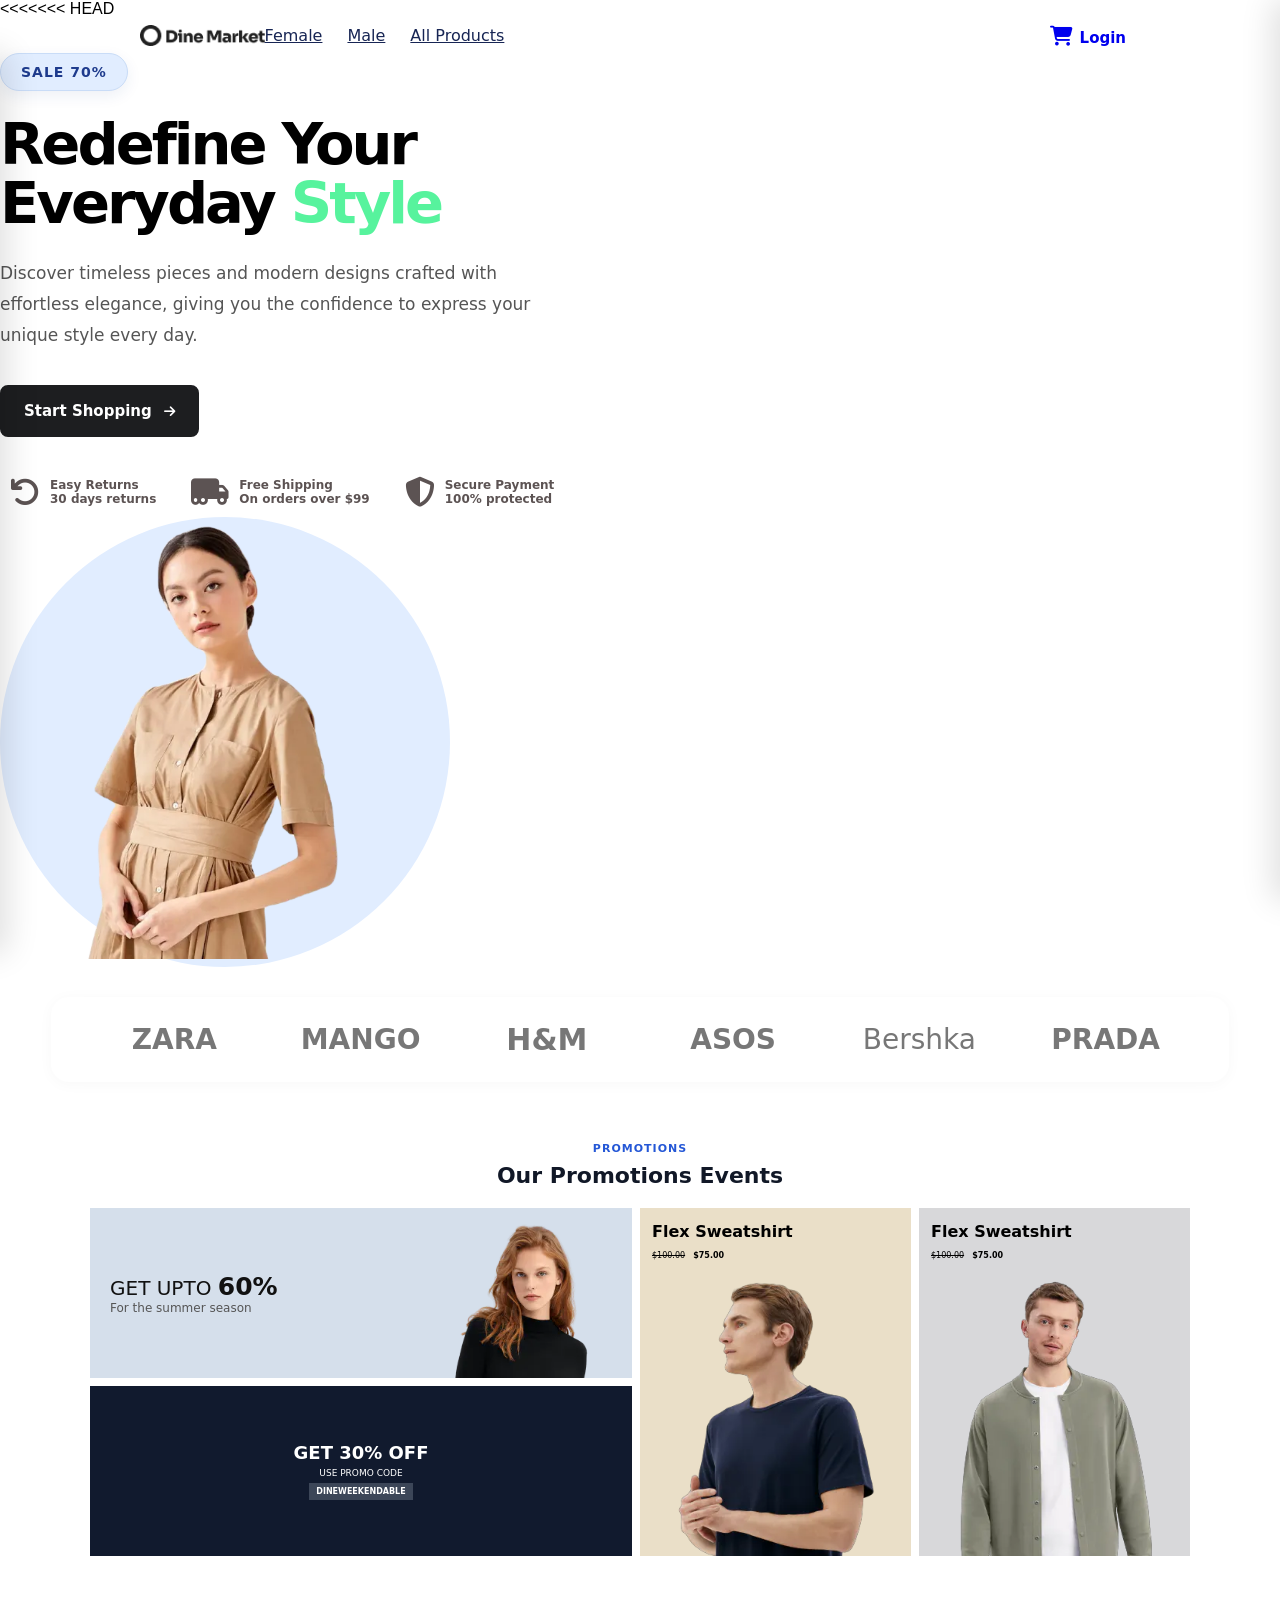
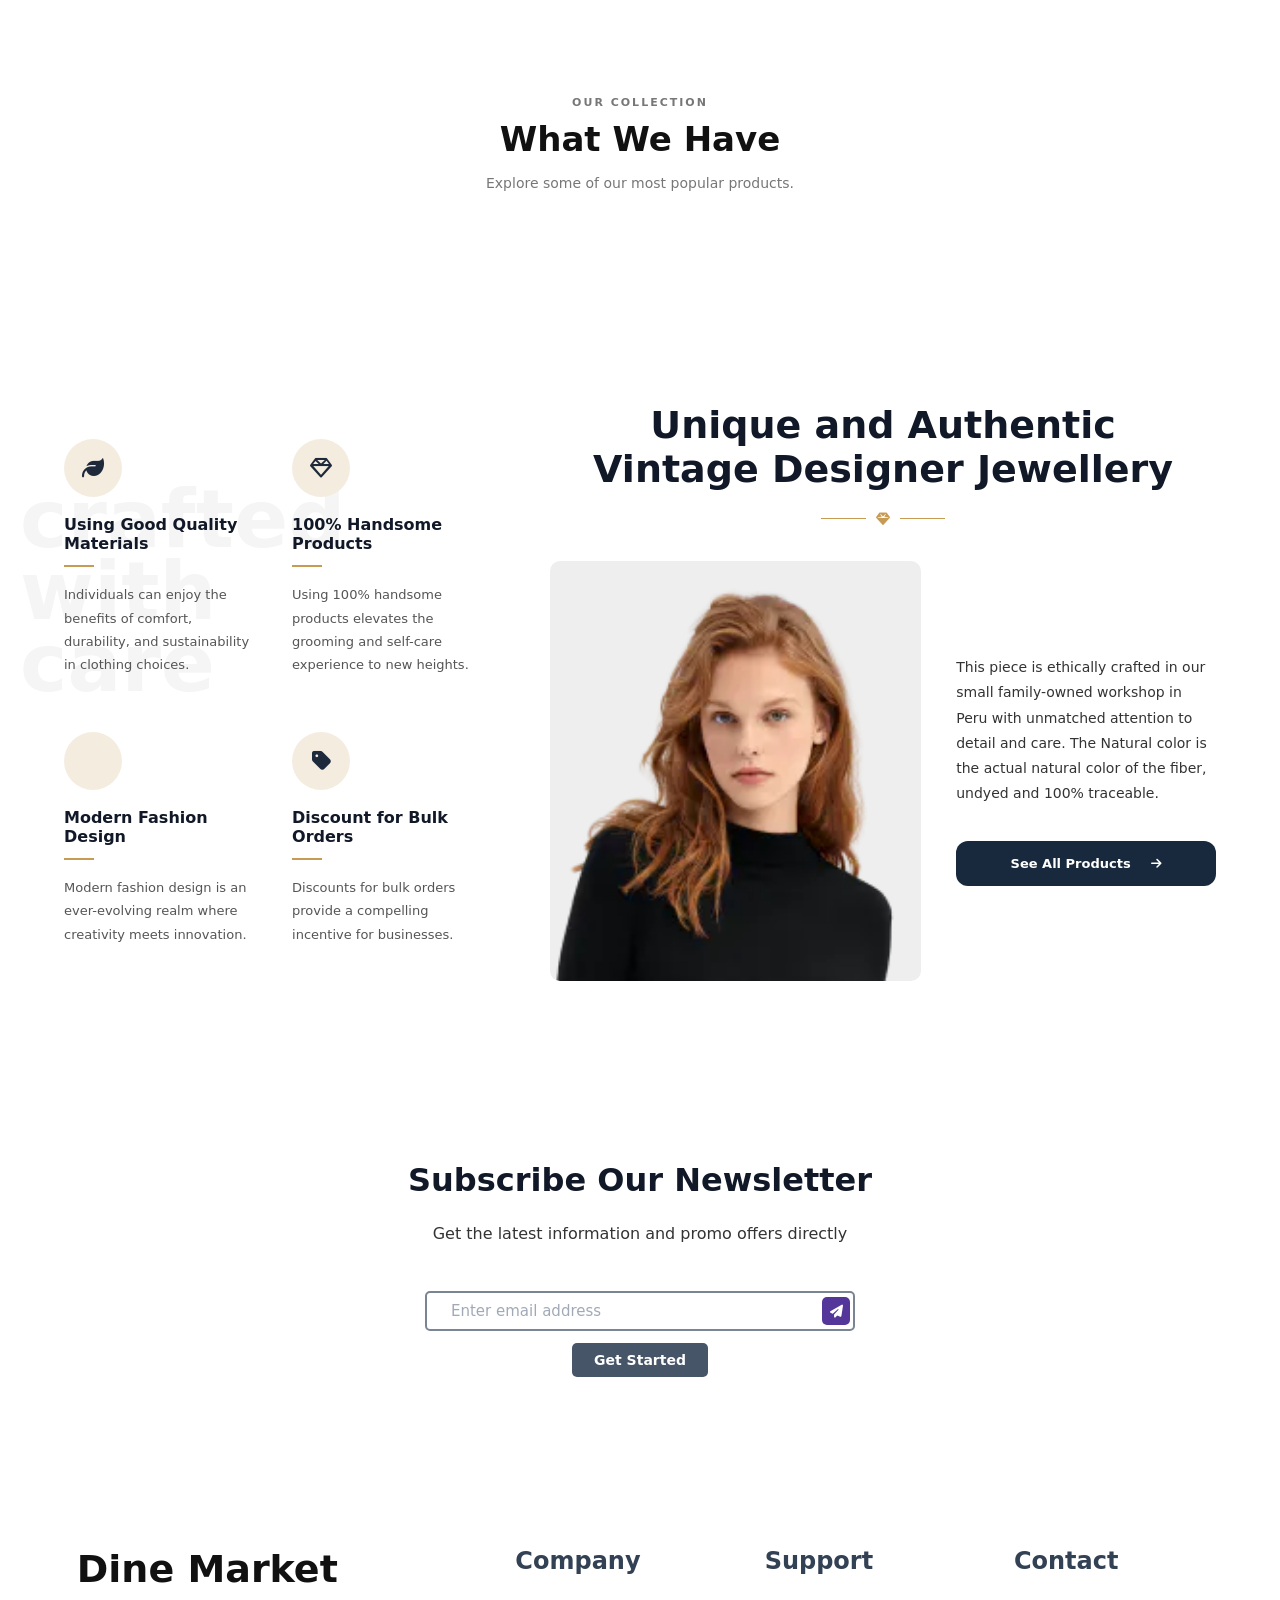
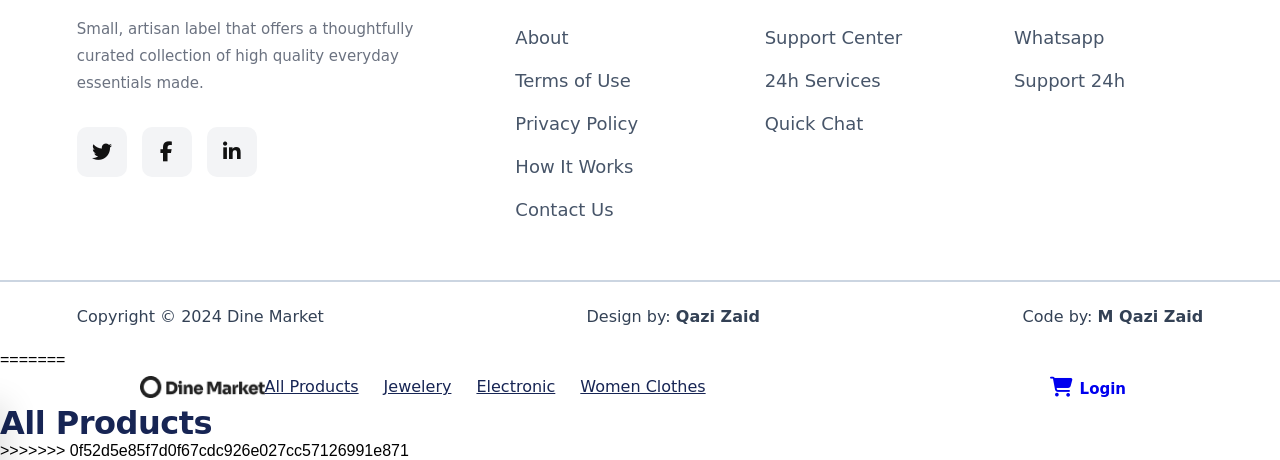
<file: index.html>
<<<<<<< HEAD
<!doctype html>
<html lang="en">
  <head>
    <meta charset="UTF-8" />
    <meta name="viewport" content="width=device-width, initial-scale=1.0" />

    <title>FixIt Store</title>

    <link rel="stylesheet" href="style.css" />
    <link
      rel="stylesheet"
      href="https://cdnjs.cloudflare.com/ajax/libs/font-awesome/6.5.2/css/all.min.css"
    />

    <!-- Font Awesome -->
    <link
      rel="stylesheet"
      href="https://cdnjs.cloudflare.com/ajax/libs/font-awesome/6.5.2/css/all.min.css"
    />
  </head>

  <body>
    <!-- ================= NAVBAR ================= -->

    <nav class="navbar">
      <!-- LOGO -->

      <div class="logo">
        <a href="#">
          <img src="/assets/logo.png" alt="Logo" />
        </a>
      </div>

      <!-- DESKTOP CATEGORIES -->

      <div class="categories desktop-menu">
        <ul>
          <li>
            <a href="#">Female</a>
          </li>

          <li>
            <a href="#">Male</a>
          </li>

          <li>
            <a href="product.html">All Products</a>
          </li>
        </ul>
      </div>

      <!-- DESKTOP RIGHT SIDE -->

      <div class="cart-nav desktop-menu">
        <a href="#" class="cart-link">
          <i class="fa-solid fa-cart-shopping"></i>
        </a>

        <a href="#">Login</a>

        <a href="#" class="register-btn"> Register </a>
      </div>

      <!-- MOBILE RIGHT SIDE -->

      <div class="mobile-nav">
        <!-- Cart -->

        <a href="#" class="mobile-cart">
          <i class="fa-solid fa-cart-shopping"></i>
        </a>

        <!-- Menu Button -->

        <button class="menu-btn" id="menuBtn" aria-label="Open menu">
          <i class="fa-solid fa-bars"></i>
        </button>
      </div>
    </nav>

    <!-- ================= MOBILE SIDEBAR ================= -->

    <aside class="mobile-sidebar" id="mobileSidebar">
      <!-- Sidebar Header -->

      <div class="sidebar-header">
        <img src="/assets/logo.png" alt="Logo" />

        <button class="close-btn" id="closeBtn" aria-label="Close menu">
          <i class="fa-solid fa-xmark"></i>
        </button>
      </div>

      <!-- Sidebar Links -->

      <div class="sidebar-links">
        <a href="#">
          Female
          <i class="fa-solid fa-chevron-right"></i>
        </a>

        <a href="#">
          Male
          <i class="fa-solid fa-chevron-right"></i>
        </a>

        <a href="product.html">
          All Products
          <i class="fa-solid fa-chevron-right"></i>
        </a>
      </div>

      <!-- Sidebar Account -->

      <div class="sidebar-account">
        <a href="#" class="sidebar-login"> Login </a>

        <a href="#" class="sidebar-register"> Register </a>
      </div>
    </aside>

    <!-- OVERLAY -->

    <div class="menu-overlay" id="menuOverlay"></div>

    <!-- hero section -->
    <section class="hero-section">
      <div class="hero-container">
        <div class="hero-badge">
          <span class="badge-text">Sale 70%</span>
        </div>
        <h1 class="hero-title">Redefine Your Everyday <span> Style</span></h1>
        <p class="hero-description">
          Discover timeless pieces and modern designs crafted with effortless
          elegance, giving you the confidence to express your unique style every
          day.
        </p>
        <a href="#" class="hero-btn">
          <span>Start Shopping</span>
          <i class="fas fa-arrow-right"></i>
        </a>
        <!-- services section -->
        <section class="service-section">
          <div class="service-item">
            <div class="service-icon">
              <!-- car icon here -->
              <i class="fa-solid fa-arrow-rotate-left"></i>
            </div>
            <div class="service-text">
              <p>Easy Returns</p>
              <p>30 days returns</p>
            </div>
          </div>
          <div class="service-item">
            <div class="service-icon">
              <!-- car icon here -->
              <i class="fa-solid fa-truck-moving"></i>
            </div>
            <div class="service-text">
              <p>Free Shipping</p>
              <p>On orders over $99</p>
            </div>
          </div>
          <div class="service-item">
            <div class="service-icon">
              <!-- car icon here -->
              <i class="fa-solid fa-shield-halved"></i>
            </div>
            <div class="service-text">
              <p>Secure Payment</p>
              <p>100% protected</p>
            </div>
          </div>
        </section>
      </div>
      <div class="hero-image">
        <img src="/assets/hero-section.png" alt="Streetwear model" />
      </div>
    </section>
    <!-- brand section -->
    <section class="brand-section">
      <div class="brand-item">ZARA</div>
      <div class="brand-item">MANGO</div>
      <div class="brand-item">H&M</div>
      <div class="brand-item">ASOS</div>
      <div class="brand-item">Bershka</div>
      <div class="brand-item">PRADA</div>
    </section>
    <!-- promotin section -->
    <section class="promotion-section">
      <!-- Section Heading -->
      <div class="promotion-heading">
        <span>PROMOTIONS</span>
        <h2>Our Promotions Events</h2>
      </div>

      <!-- Promotion Grid -->
      <div class="promotion-grid">
        <!-- Left Column -->
        <div class="promotion-left">
          <!-- Top Promotion -->
          <div class="promotion-top">
            <div class="promotion-content">
              <p>GET UPTO <strong>60%</strong></p>
              <span>For the summer season</span>
            </div>

            <div class="promotion-image">
              <img src="/assets/summer-seasson.png" alt="Summer Collection" />
            </div>
          </div>

          <!-- Bottom Promotion -->
          <div class="promotion-bottom">
            <h3>GET 30% OFF</h3>
            <p>USE PROMO CODE</p>
            <strong>DINEWEEKENDABLE</strong>
          </div>
        </div>

        <!-- Middle Promotion -->
        <div class="promotion-card promotion-card-beige">
          <div class="card-content">
            <p>Flex Sweatshirt</p>
            <del>$100.00</del>
            <strong>$75.00</strong>
          </div>

          <img src="/assets/flex-sweet-shirt.png" alt="Flex Sweatshirt" />
        </div>

        <!-- Right Promotion -->
        <div class="promotion-card promotion-card-gray">
          <div class="card-content">
            <p>Flex Sweatshirt</p>
            <del>$100.00</del>
            <strong>$75.00</strong>
          </div>

          <img src="/assets/flex-sweet-shirt2.png" alt="Flex Sweatshirt" />
        </div>
      </div>
    </section>
    <!-- sweeper area-->
    <section class="featured-section">
      <div class="featured-heading">
        <span>OUR COLLECTION</span>
        <h2>What We Have</h2>
        <p>Explore some of our most popular products.</p>
      </div>

      <div class="Product-Container">
        <!-- Products will come here from API -->
      </div>
    </section>
    <!-- fashion section -->
    <section class="about-fashion">
      <!-- Decorative Background Text -->
      <div class="about-bg-text">
        crafted<br />
        with<br />
        care
      </div>

      <div class="about-fashion-container">
        <!-- LEFT: FEATURES -->
        <div class="fashion-features">
          <div class="feature-item">
            <div class="feature-icon">
              <i class="fa-solid fa-leaf"></i>
            </div>

            <h3>Using Good Quality Materials</h3>

            <span class="feature-line"></span>

            <p>
              Individuals can enjoy the benefits of comfort, durability, and
              sustainability in clothing choices.
            </p>
          </div>

          <div class="feature-item">
            <div class="feature-icon">
              <i class="fa-regular fa-gem"></i>
            </div>

            <h3>100% Handsome Products</h3>

            <span class="feature-line"></span>

            <p>
              Using 100% handsome products elevates the grooming and self-care
              experience to new heights.
            </p>
          </div>

          <div class="feature-item">
            <div class="feature-icon">
              <i class="fa-solid fa-dress"></i>
            </div>

            <h3>Modern Fashion Design</h3>

            <span class="feature-line"></span>

            <p>
              Modern fashion design is an ever-evolving realm where creativity
              meets innovation.
            </p>
          </div>

          <div class="feature-item">
            <div class="feature-icon">
              <i class="fa-solid fa-tag"></i>
            </div>

            <h3>Discount for Bulk Orders</h3>

            <span class="feature-line"></span>

            <p>
              Discounts for bulk orders provide a compelling incentive for
              businesses.
            </p>
          </div>
        </div>

        <!-- RIGHT CONTENT -->
        <div class="fashion-main">
          <!-- Heading -->
          <div class="fashion-heading">
            <h2>
              Unique and Authentic<br />
              Vintage Designer Jewellery
            </h2>

            <div class="heading-decoration">
              <span></span>
              <i class="fa-solid fa-gem"></i>
              <span></span>
            </div>
          </div>

          <!-- Image + Content -->
          <div class="fashion-content">
            <div class="fashion-image">
              <img
                src="/assets/summer-seasson.png"
                alt="Vintage Designer Fashion"
              />
            </div>

            <div class="fashion-description">
              <p>
                This piece is ethically crafted in our small family-owned
                workshop in Peru with unmatched attention to detail and care.
                The Natural color is the actual natural color of the fiber,
                undyed and 100% traceable.
              </p>

              <a href="#" class="fashion-button">
                See All Products
                <i class="fa-solid fa-arrow-right"></i>
              </a>
            </div>
          </div>
        </div>
      </div>
    </section>
    <!-- news letter section -->
    <section class="newsletter-section">
      <div class="newsletter-content">
        <h2>Subscribe Our Newsletter</h2>

        <p>Get the latest information and promo offers directly</p>

        <form class="newsletter-form">
          <div class="email-wrapper">
            <input type="email" placeholder="Enter email address" required />

            <button type="submit" class="email-icon">
              <i class="fa-solid fa-paper-plane"></i>
            </button>
          </div>

          <button type="submit" class="newsletter-btn">Get Started</button>
        </form>
      </div>
    </section>
    <!-- footer -->
    <footer class="footer">
      <div class="footer-container">
        <!-- Left Column -->
        <div class="footer-brand">
          <h2>Dine Market</h2>

          <p>
            Small, artisan label that offers a thoughtfully curated collection
            of high quality everyday essentials made.
          </p>

          <div class="social-icons">
            <a href="#">
              <i class="fa-brands fa-twitter"></i>
            </a>

            <a href="#">
              <i class="fa-brands fa-facebook-f"></i>
            </a>

            <a href="#">
              <i class="fa-brands fa-linkedin-in"></i>
            </a>
          </div>
        </div>

        <!-- Company -->
        <div class="footer-links">
          <h3>Company</h3>

          <a href="#">About</a>
          <a href="#">Terms of Use</a>
          <a href="#">Privacy Policy</a>
          <a href="#">How It Works</a>
          <a href="#">Contact Us</a>
        </div>

        <!-- Support -->
        <div class="footer-links">
          <h3>Support</h3>

          <a href="#">Support Center</a>
          <a href="#">24h Services</a>
          <a href="#">Quick Chat</a>
        </div>

        <!-- Contact -->
        <div class="footer-links">
          <h3>Contact</h3>

          <a href="#">Whatsapp</a>
          <a href="#">Support 24h</a>
        </div>
      </div>

      <!-- Bottom Footer -->

      <div class="footer-bottom">
        <p>Copyright © 2024 Dine Market</p>

        <p>
          Design by:
          <span>Qazi Zaid</span>
        </p>

        <p>
          Code by:
          <span>M Qazi Zaid</span>
        </p>
      </div>
    </footer>
    <script src="app.js"></script>
  </body>
=======
<!DOCTYPE html>
<html lang="en">

<head>
    <meta charset="UTF-8" />
    <meta name="viewport" content="width=device-width, initial-scale=1.0" />
    <title>FixIt Store</title>
    <link rel="stylesheet" href="style.css" />
    <!-- Font Awesome -->
    <link rel="stylesheet" href="https://cdnjs.cloudflare.com/ajax/libs/font-awesome/6.5.2/css/all.min.css" />
</head>

<body>
    <!-- ================= NAVBAR ================= -->
    <nav class="navbar">
        <!-- LOGO -->
        <div class="logo">
            <a href="All_Product.html">
                <img src="assets/logo.png" alt="Logo" />
            </a>
        </div>

        <!-- DESKTOP CATEGORIES -->
        <div class="categories desktop-menu">
            <ul>
                <li><a href="All_Product.html">All Products</a></li>
                <li><a href="jewelery.html">Jewelery</a></li>
                <li><a href="Electronic.html">Electronic</a></li>
                <li><a href="WomenClothes.html">Women Clothes</a></li>
            </ul>
        </div>

        <!-- DESKTOP RIGHT SIDE -->
        <div class="cart-nav desktop-menu">
            <a href="#" class="cart-link" id="cartLink">
                <i class="fa-solid fa-cart-shopping"></i>
                <span class="cart-badge" id="desktopCartBadge">0</span>
            </a>
            <a href="#">Login</a>
            <a href="#" class="register-btn">Register</a>
        </div>

        <!-- MOBILE RIGHT SIDE -->
        <div class="mobile-nav">
            <!-- Cart -->
            <a href="#" class="mobile-cart" id="mobileCartLink">
                <i class="fa-solid fa-cart-shopping"></i>
                <span class="cart-badge" id="mobileCartBadge">0</span>
            </a>
            <!-- Menu Button -->
            <button class="menu-btn" id="menuBtn" aria-label="Open menu">
                <i class="fa-solid fa-bars"></i>
            </button>
        </div>
    </nav>

    <!-- ================= MOBILE SIDEBAR ================= -->
    <aside class="mobile-sidebar" id="mobileSidebar">
        <!-- Sidebar Header -->
        <div class="sidebar-header">
            <img src="assets/logo.png" alt="Logo" />
            <button class="close-btn" id="closeBtn" aria-label="Close menu">
                <i class="fa-solid fa-xmark"></i>
            </button>
        </div>

        <!-- Sidebar Links -->
        <div class="sidebar-links">
            <a href="All_Product.html">
                All Products
                <i class="fa-solid fa-chevron-right"></i>
            </a>
            <a href="jewelery.html">
                Jewelery
                <i class="fa-solid fa-chevron-right"></i>
            </a>
            <a href="Electronic.html">
                Electronic
                <i class="fa-solid fa-chevron-right"></i>
            </a>
            <a href="WomenClothes.html">
                Women Clothes
                <i class="fa-solid fa-chevron-right"></i>
            </a>
        </div>

        <!-- Sidebar Account -->
        <div class="sidebar-account">
            <a href="#" class="sidebar-login">Login</a>
            <a href="#" class="sidebar-register">Register</a>
        </div>
    </aside>

    <!-- OVERLAY -->
    <div class="menu-overlay" id="menuOverlay"></div>

    <!-- ================= CART SIDEBAR ================= -->
    <aside class="cart-sidebar" id="cartSidebar">
        <div class="sidebar-header">
            <h2>Shopping Cart <span id="cartHeaderCount">(0)</span></h2>
            <button class="close-btn" id="closeCartBtn" aria-label="Close cart">
                <i class="fa-solid fa-xmark"></i>
            </button>
        </div>

        <div class="cart-body" id="cartItemsContainer">
            <!-- Dynamic Cart Items -->
        </div>

        <div class="cart-footer">
            <div class="cart-total-row">
                <span>Total Amount:</span>
                <span class="cart-total-price" id="cartTotalPrice">$0.00</span>
            </div>
            <button class="checkout-btn" id="checkoutBtn">
                Proceed to Checkout
            </button>
        </div>
    </aside>

    <div class="cart-overlay" id="cartOverlay"></div>

    <div class="page-header">
        <h1 class="page-title">All Products</h1>
    </div>

    <div class="Product-Container" data-category="all">
    </div>

    <script src="app.js"></script>
</body>

>>>>>>> 0f52d5e85f7d0f67cdc926e027cc57126991e871
</html>
</file>
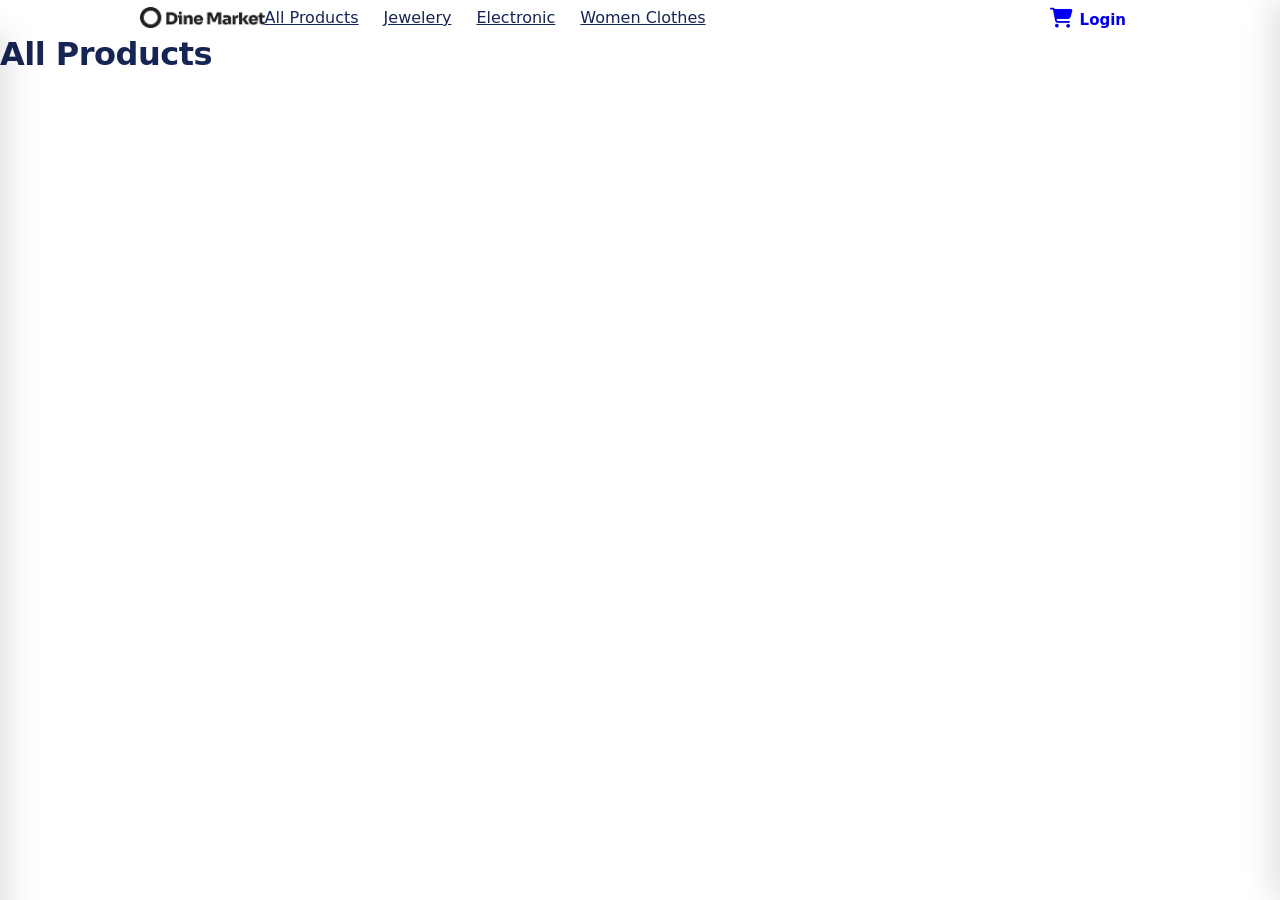
<file: All_Product.html>
<!DOCTYPE html>
<html lang="en">

<head>
    <meta charset="UTF-8" />
    <meta name="viewport" content="width=device-width, initial-scale=1.0" />
    <title>All Products - FixIt Store</title>
    <link rel="stylesheet" href="style.css" />
    <!-- Font Awesome -->
    <link rel="stylesheet" href="https://cdnjs.cloudflare.com/ajax/libs/font-awesome/6.5.2/css/all.min.css" />
</head>

<body>
    <!-- ================= NAVBAR ================= -->
    <nav class="navbar">
        <!-- LOGO -->
        <div class="logo">
            <a href="All_Product.html">
                <img src="assets/logo.png" alt="Logo" />
            </a>
        </div>

        <!-- DESKTOP CATEGORIES -->
        <div class="categories desktop-menu">
            <ul>
                <li><a href="All_Product.html">All Products</a></li>
                <li><a href="jewelery.html">Jewelery</a></li>
                <li><a href="Electronic.html">Electronic</a></li>
                <li><a href="WomenClothes.html">Women Clothes</a></li>
            </ul>
        </div>

        <!-- DESKTOP RIGHT SIDE -->
        <div class="cart-nav desktop-menu">
            <a href="#" class="cart-link" id="cartLink">
                <i class="fa-solid fa-cart-shopping"></i>
                <span class="cart-badge" id="desktopCartBadge">0</span>
            </a>
            <a href="#">Login</a>
            <a href="#" class="register-btn">Register</a>
        </div>

        <!-- MOBILE RIGHT SIDE -->
        <div class="mobile-nav">
            <!-- Cart -->
            <a href="#" class="mobile-cart" id="mobileCartLink">
                <i class="fa-solid fa-cart-shopping"></i>
                <span class="cart-badge" id="mobileCartBadge">0</span>
            </a>
            <!-- Menu Button -->
            <button class="menu-btn" id="menuBtn" aria-label="Open menu">
                <i class="fa-solid fa-bars"></i>
            </button>
        </div>
    </nav>

    <!-- ================= MOBILE SIDEBAR ================= -->
    <aside class="mobile-sidebar" id="mobileSidebar">
        <!-- Sidebar Header -->
        <div class="sidebar-header">
            <img src="assets/logo.png" alt="Logo" />
            <button class="close-btn" id="closeBtn" aria-label="Close menu">
                <i class="fa-solid fa-xmark"></i>
            </button>
        </div>

        <!-- Sidebar Links -->
        <div class="sidebar-links">
            <a href="All_Product.html">
                All Products
                <i class="fa-solid fa-chevron-right"></i>
            </a>
            <a href="jewelery.html">
                Jewelery
                <i class="fa-solid fa-chevron-right"></i>
            </a>
            <a href="Electronic.html">
                Electronic
                <i class="fa-solid fa-chevron-right"></i>
            </a>
            <a href="WomenClothes.html">
                Women Clothes
                <i class="fa-solid fa-chevron-right"></i>
            </a>
        </div>

        <!-- Sidebar Account -->
        <div class="sidebar-account">
            <a href="#" class="sidebar-login">Login</a>
            <a href="#" class="sidebar-register">Register</a>
        </div>
    </aside>

    <!-- OVERLAY -->
    <div class="menu-overlay" id="menuOverlay"></div>

    <!-- ================= CART SIDEBAR ================= -->
    <aside class="cart-sidebar" id="cartSidebar">
        <div class="sidebar-header">
            <h2>Shopping Cart <span id="cartHeaderCount">(0)</span></h2>
            <button class="close-btn" id="closeCartBtn" aria-label="Close cart">
                <i class="fa-solid fa-xmark"></i>
            </button>
        </div>

        <div class="cart-body" id="cartItemsContainer">
            <!-- Dynamic Cart Items -->
        </div>

        <div class="cart-footer">
            <div class="cart-total-row">
                <span>Total Amount:</span>
                <span class="cart-total-price" id="cartTotalPrice">$0.00</span>
            </div>
            <button class="checkout-btn" id="checkoutBtn">
                Proceed to Checkout
            </button>
        </div>
    </aside>

    <div class="cart-overlay" id="cartOverlay"></div>

    <div class="page-header">
        <h1 class="page-title">All Products</h1>
    </div>

    <div class="Product-Container" data-category="all">
    </div>

    <script src="app.js"></script>
</body>

</html>
</file>
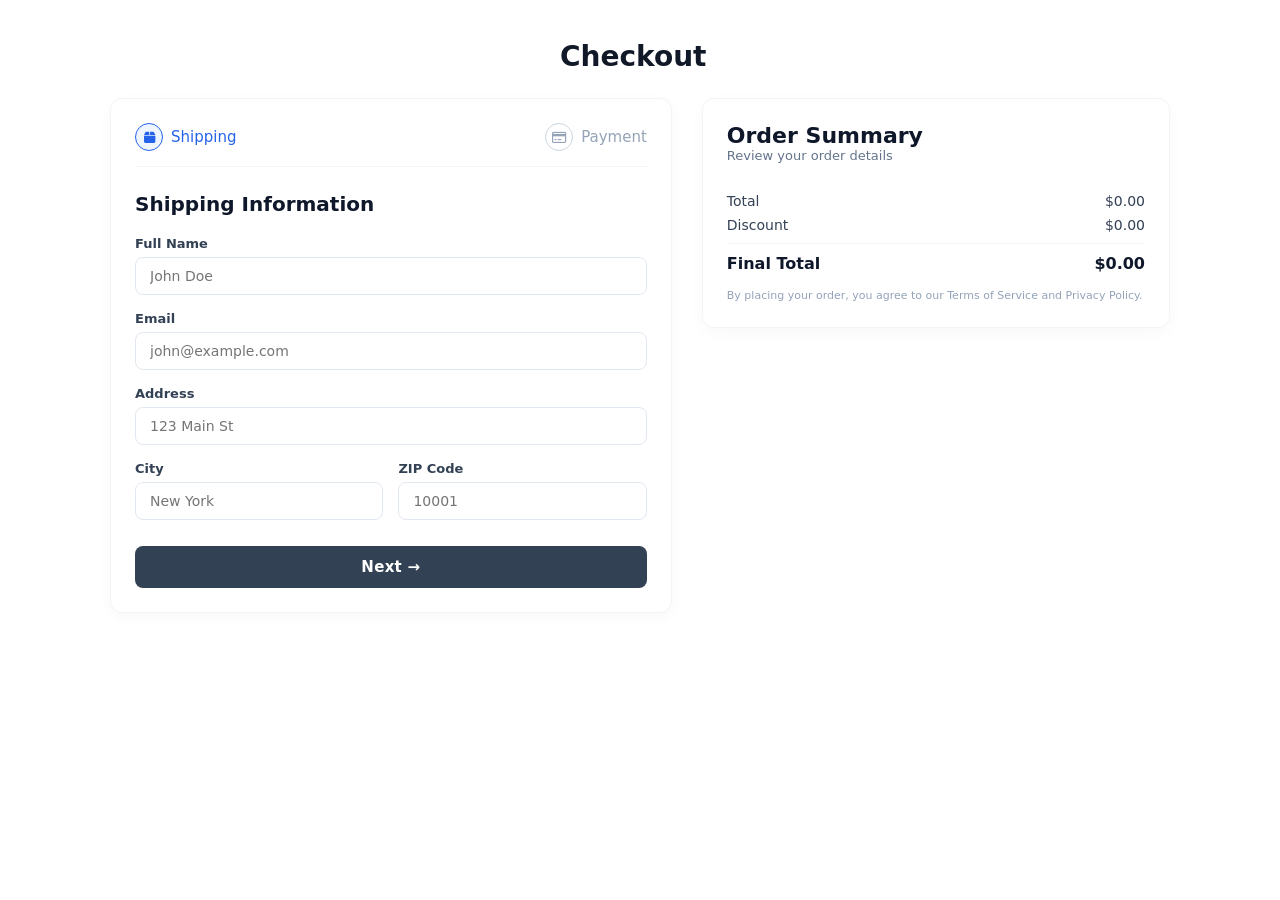
<file: CheckOut.html>
<!DOCTYPE html>
<html lang="en">
<head>
    <meta charset="UTF-8">
    <meta name="viewport" content="width=device-width, initial-scale=1.0">
    <title>Checkout - FixIt Store</title>
    <link rel="stylesheet" href="style.css">
    <link rel="stylesheet" href="https://cdnjs.cloudflare.com/ajax/libs/font-awesome/6.4.0/css/all.min.css">
</head>
<body>

    <!-- Navbar Yaha Add karo  -->

    <main class="checkout-wrapper  ">
        <h1 class="checkout-main-title">Checkout</h1>

        <div class="checkout-container">
            <div class="checkout-left">
                <div class="checkout-steps-header">
                    <div class="step-indicator active" id="stepShippingHeader">
                        <span class="step-icon"><i class="fa-solid fa-box"></i></span>
                        <span class="step-label">Shipping</span>
                    </div>
                    <div class="step-indicator" id="stepPaymentHeader">
                        <span class="step-icon"><i class="fa-regular fa-credit-card"></i></span>
                        <span class="step-label">Payment</span>
                    </div>
                </div>

                <form id="shippingForm" class="checkout-step-content active">
                    <h2>Shipping Information</h2>

                    <div class="form-group">
                        <label for="fullName">Full Name</label>
                        <input type="text" id="fullName" placeholder="John Doe" required>
                    </div>

                    <div class="form-group">
                        <label for="email">Email</label>
                        <input type="email" id="email" placeholder="john@example.com" required>
                    </div>

                    <div class="form-group">
                        <label for="address">Address</label>
                        <input type="text" id="address" placeholder="123 Main St" required>
                    </div>

                    <div class="form-row">
                        <div class="form-group">
                            <label for="city">City</label>
                            <input type="text" id="city" placeholder="New York" required>
                        </div>
                        <div class="form-group">
                            <label for="zipCode">ZIP Code</label>
                            <input type="text" id="zipCode" placeholder="10001" required>
                        </div>
                    </div>

                    <button type="submit" class="checkout-btn">Next &rarr;</button>
                </form>

                <!-- STEP 2: Payment Form -->
                <form id="paymentForm" class="checkout-step-content">
                    <h2>Payment Information</h2>

                    <div class="form-group">
                        <label for="cardNumber">Card Number</label>
                        <input type="text" id="cardNumber" placeholder="1234 5678 9012 3456" required maxlength="19">
                    </div>

                    <div class="form-row">
                        <div class="form-group">
                            <label for="expiry">Expiry Date</label>
                            <input type="text" id="expiry" placeholder="MM/YY" required maxlength="5">
                        </div>
                        <div class="form-group">
                            <label for="cvv">CVV</label>
                            <input type="password" id="cvv" placeholder="123" required maxlength="4">
                        </div>
                    </div>

                    <button type="submit" class="checkout-btn">Place Order</button>
                </form>
            </div>

            <!-- RIGHT COLUMN: Order Summary -->
            <div class="checkout-right">
                <div class="order-summary-card">
                    <h2>Order Summary</h2>
                    <p class="summary-sub">Review your order details</p>

                    <div id="checkoutSummaryItems" class="summary-items-list">
                        <!-- Dynamic Cart Items Render Honge -->
                    </div>

                    <p class="discount-note" id="discountNote" style="display: none;">
                        10% discount applied for orders over $100
                    </p>

                    <div class="summary-row">
                        <span>Total</span>
                        <span id="summarySubtotal">$0.00</span>
                    </div>
                    <div class="summary-row">
                        <span>Discount</span>
                        <span id="summaryDiscount">$0.00</span>
                    </div>
                    <div class="summary-row final-total">
                        <span>Final Total</span>
                        <span id="summaryFinalTotal">$0.00</span>
                    </div>

                    <p class="terms-text">
                        By placing your order, you agree to our Terms of Service and Privacy Policy.
                    </p>
                </div>
            </div>
        </div>
    </main>

    <script src="app.js"></script>
</body>
</html>
</file>
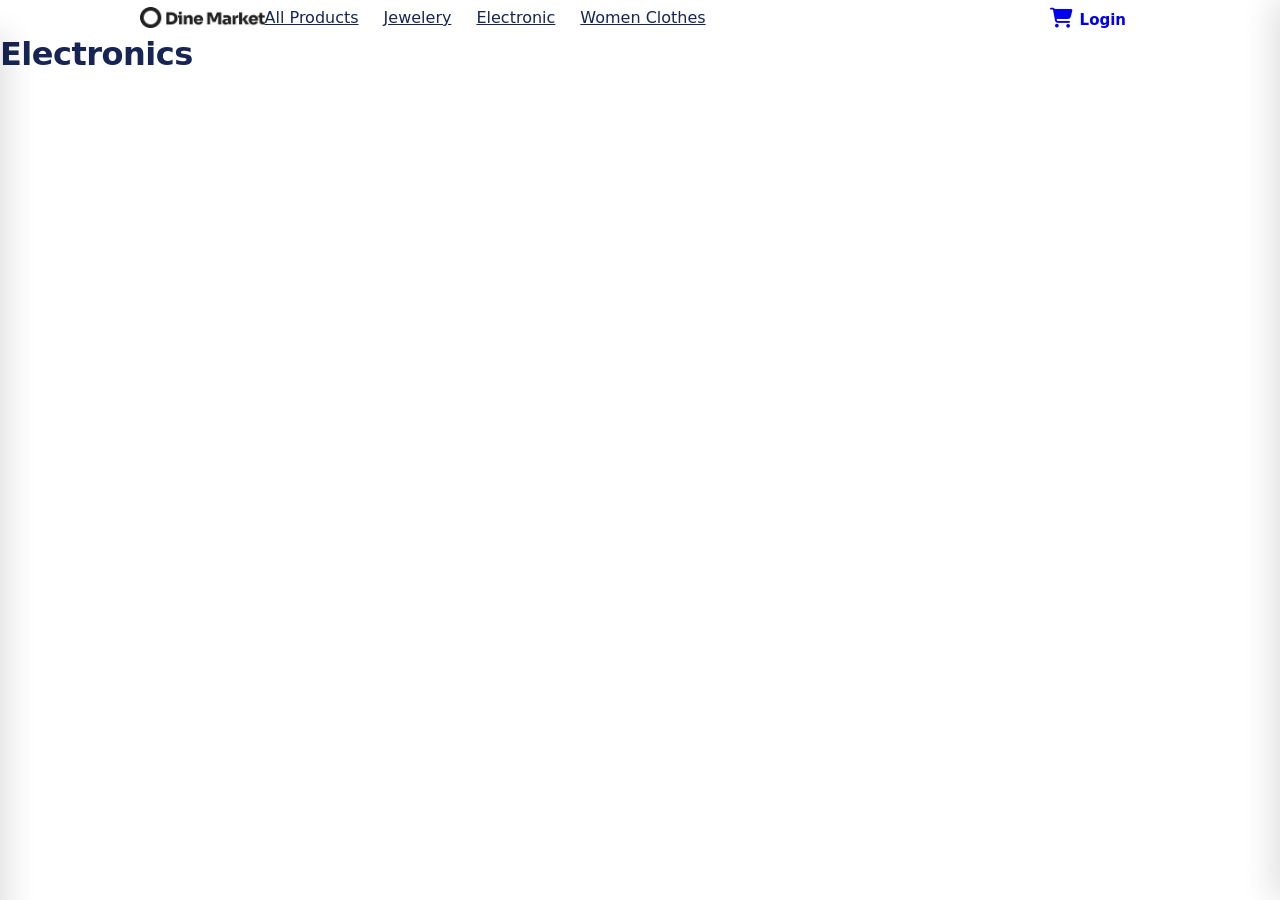
<file: Electronic.html>
<!DOCTYPE html>
<html lang="en">

<head>
    <meta charset="UTF-8" />
    <meta name="viewport" content="width=device-width, initial-scale=1.0" />
    <title>Electronic - FixIt Store</title>
    <link rel="stylesheet" href="style.css" />
    <!-- Font Awesome -->
    <link rel="stylesheet" href="https://cdnjs.cloudflare.com/ajax/libs/font-awesome/6.5.2/css/all.min.css" />
</head>

<body>
    <!-- ================= NAVBAR ================= -->
    <nav class="navbar">
        <!-- LOGO -->
        <div class="logo">
            <a href="All_Product.html">
                <img src="assets/logo.png" alt="Logo" />
            </a>
        </div>

        <!-- DESKTOP CATEGORIES -->
        <div class="categories desktop-menu">
            <ul>
                <li><a href="All_Product.html">All Products</a></li>
                <li><a href="jewelery.html">Jewelery</a></li>
                <li><a href="Electronic.html">Electronic</a></li>
                <li><a href="WomenClothes.html">Women Clothes</a></li>
            </ul>
        </div>

        <!-- DESKTOP RIGHT SIDE -->
        <div class="cart-nav desktop-menu">
            <a href="#" class="cart-link" id="cartLink">
                <i class="fa-solid fa-cart-shopping"></i>
                <span class="cart-badge" id="desktopCartBadge">0</span>
            </a>
            <a href="#">Login</a>
            <a href="#" class="register-btn">Register</a>
        </div>

        <!-- MOBILE RIGHT SIDE -->
        <div class="mobile-nav">
            <!-- Cart -->
            <a href="#" class="mobile-cart" id="mobileCartLink">
                <i class="fa-solid fa-cart-shopping"></i>
                <span class="cart-badge" id="mobileCartBadge">0</span>
            </a>
            <!-- Menu Button -->
            <button class="menu-btn" id="menuBtn" aria-label="Open menu">
                <i class="fa-solid fa-bars"></i>
            </button>
        </div>
    </nav>

    <!-- ================= MOBILE SIDEBAR ================= -->
    <aside class="mobile-sidebar" id="mobileSidebar">
        <!-- Sidebar Header -->
        <div class="sidebar-header">
            <img src="assets/logo.png" alt="Logo" />
            <button class="close-btn" id="closeBtn" aria-label="Close menu">
                <i class="fa-solid fa-xmark"></i>
            </button>
        </div>

        <!-- Sidebar Links -->
        <div class="sidebar-links">
            <a href="All_Product.html">
                All Products
                <i class="fa-solid fa-chevron-right"></i>
            </a>
            <a href="jewelery.html">
                Jewelery
                <i class="fa-solid fa-chevron-right"></i>
            </a>
            <a href="Electronic.html">
                Electronic
                <i class="fa-solid fa-chevron-right"></i>
            </a>
            <a href="WomenClothes.html">
                Women Clothes
                <i class="fa-solid fa-chevron-right"></i>
            </a>
        </div>

        <!-- Sidebar Account -->
        <div class="sidebar-account">
            <a href="#" class="sidebar-login">Login</a>
            <a href="#" class="sidebar-register">Register</a>
        </div>
    </aside>

    <!-- OVERLAY -->
    <div class="menu-overlay" id="menuOverlay"></div>

    <!-- ================= CART SIDEBAR ================= -->
    <aside class="cart-sidebar" id="cartSidebar">
        <div class="sidebar-header">
            <h2>Shopping Cart <span id="cartHeaderCount">(0)</span></h2>
            <button class="close-btn" id="closeCartBtn" aria-label="Close cart">
                <i class="fa-solid fa-xmark"></i>
            </button>
        </div>

        <div class="cart-body" id="cartItemsContainer">
            <!-- Dynamic Cart Items -->
        </div>

        <div class="cart-footer">
            <div class="cart-total-row">
                <span>Total Amount:</span>
                <span class="cart-total-price" id="cartTotalPrice">$0.00</span>
            </div>
            <button class="checkout-btn" id="checkoutBtn">
                Proceed to Checkout
            </button>
        </div>
    </aside>

    <div class="cart-overlay" id="cartOverlay"></div>

    <div class="page-header">
        <h1 class="page-title">Electronics</h1>
    </div>

    <div class="Product-Container" data-category="electronics">
    </div>

    <script src="app.js"></script>
</body>

</html>
</file>
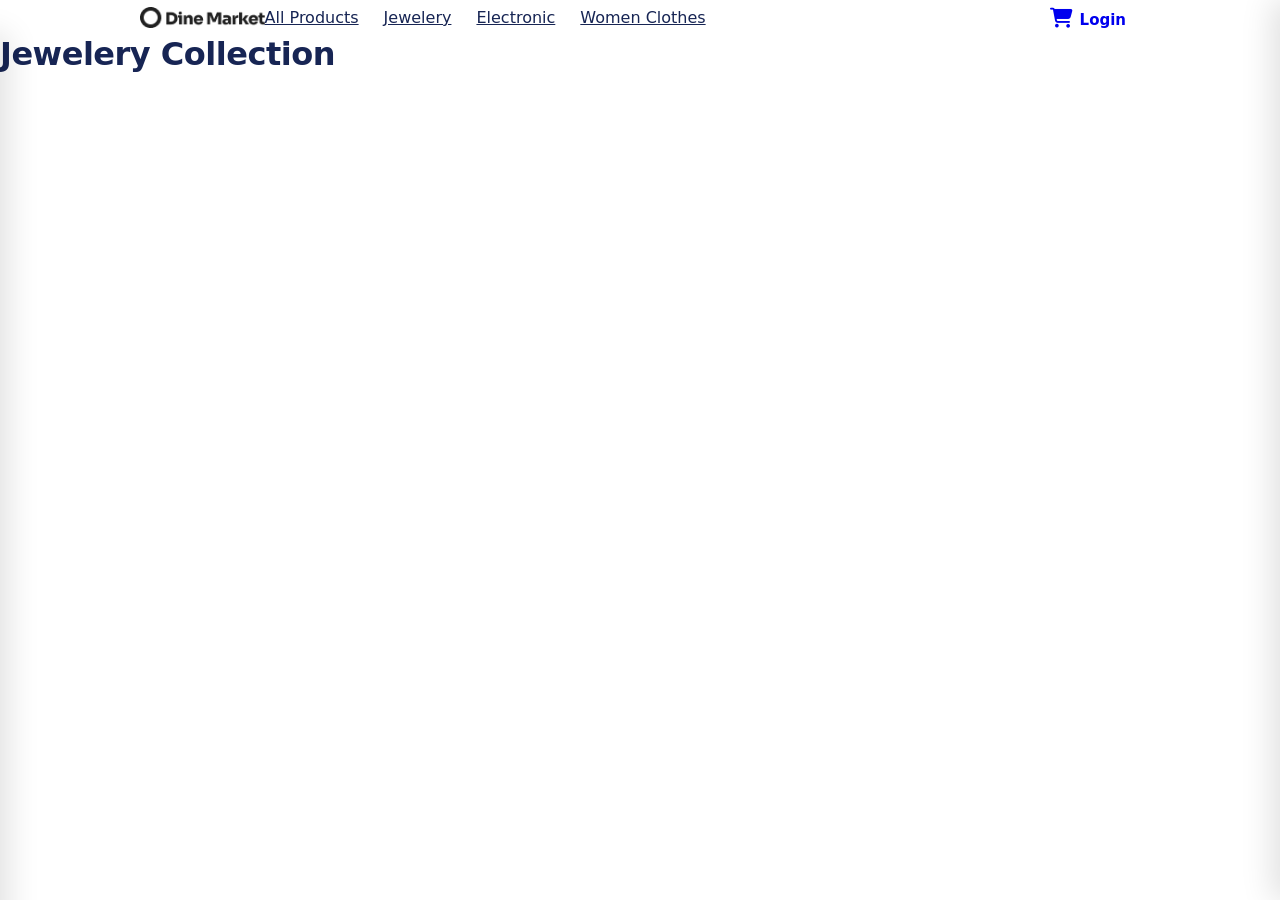
<file: jewelery.html>
<!DOCTYPE html>
<html lang="en">

<head>
    <meta charset="UTF-8" />
    <meta name="viewport" content="width=device-width, initial-scale=1.0" />
    <title>Jewelery - FixIt Store</title>
    <link rel="stylesheet" href="style.css" />
    <!-- Font Awesome -->
    <link rel="stylesheet" href="https://cdnjs.cloudflare.com/ajax/libs/font-awesome/6.5.2/css/all.min.css" />
</head>

<body>
    <!-- ================= NAVBAR ================= -->
    <nav class="navbar">
        <!-- LOGO -->
        <div class="logo">
            <a href="All_Product.html">
                <img src="assets/logo.png" alt="Logo" />
            </a>
        </div>

        <!-- DESKTOP CATEGORIES -->
        <div class="categories desktop-menu">
            <ul>
                <li><a href="All_Product.html">All Products</a></li>
                <li><a href="jewelery.html">Jewelery</a></li>
                <li><a href="Electronic.html">Electronic</a></li>
                <li><a href="WomenClothes.html">Women Clothes</a></li>
            </ul>
        </div>

        <!-- DESKTOP RIGHT SIDE -->
        <div class="cart-nav desktop-menu">
            <a href="#" class="cart-link" id="cartLink">
                <i class="fa-solid fa-cart-shopping"></i>
                <span class="cart-badge" id="desktopCartBadge">0</span>
            </a>
            <a href="#">Login</a>
            <a href="#" class="register-btn">Register</a>
        </div>

        <!-- MOBILE RIGHT SIDE -->
        <div class="mobile-nav">
            <!-- Cart -->
            <a href="#" class="mobile-cart" id="mobileCartLink">
                <i class="fa-solid fa-cart-shopping"></i>
                <span class="cart-badge" id="mobileCartBadge">0</span>
            </a>
            <!-- Menu Button -->
            <button class="menu-btn" id="menuBtn" aria-label="Open menu">
                <i class="fa-solid fa-bars"></i>
            </button>
        </div>
    </nav>

    <!-- ================= MOBILE SIDEBAR ================= -->
    <aside class="mobile-sidebar" id="mobileSidebar">
        <!-- Sidebar Header -->
        <div class="sidebar-header">
            <img src="assets/logo.png" alt="Logo" />
            <button class="close-btn" id="closeBtn" aria-label="Close menu">
                <i class="fa-solid fa-xmark"></i>
            </button>
        </div>

        <!-- Sidebar Links -->
        <div class="sidebar-links">
            <a href="All_Product.html">
                All Products
                <i class="fa-solid fa-chevron-right"></i>
            </a>
            <a href="jewelery.html">
                Jewelery
                <i class="fa-solid fa-chevron-right"></i>
            </a>
            <a href="Electronic.html">
                Electronic
                <i class="fa-solid fa-chevron-right"></i>
            </a>
            <a href="WomenClothes.html">
                Women Clothes
                <i class="fa-solid fa-chevron-right"></i>
            </a>
        </div>

        <!-- Sidebar Account -->
        <div class="sidebar-account">
            <a href="#" class="sidebar-login">Login</a>
            <a href="#" class="sidebar-register">Register</a>
        </div>
    </aside>

    <!-- OVERLAY -->
    <div class="menu-overlay" id="menuOverlay"></div>

    <!-- ================= CART SIDEBAR ================= -->
    <aside class="cart-sidebar" id="cartSidebar">
        <div class="sidebar-header">
            <h2>Shopping Cart <span id="cartHeaderCount">(0)</span></h2>
            <button class="close-btn" id="closeCartBtn" aria-label="Close cart">
                <i class="fa-solid fa-xmark"></i>
            </button>
        </div>

        <div class="cart-body" id="cartItemsContainer">
            <!-- Dynamic Cart Items -->
        </div>

        <div class="cart-footer">
            <div class="cart-total-row">
                <span>Total Amount:</span>
                <span class="cart-total-price" id="cartTotalPrice">$0.00</span>
            </div>
            <button class="checkout-btn" id="checkoutBtn">
                Proceed to Checkout
            </button>
        </div>
    </aside>

    <div class="cart-overlay" id="cartOverlay"></div>

    <div class="page-header">
        <h1 class="page-title">Jewelery Collection</h1>
    </div>

    <div class="Product-Container" data-category="jewelery">
    </div>

    <script src="app.js"></script>
</body>

</html>
</file>
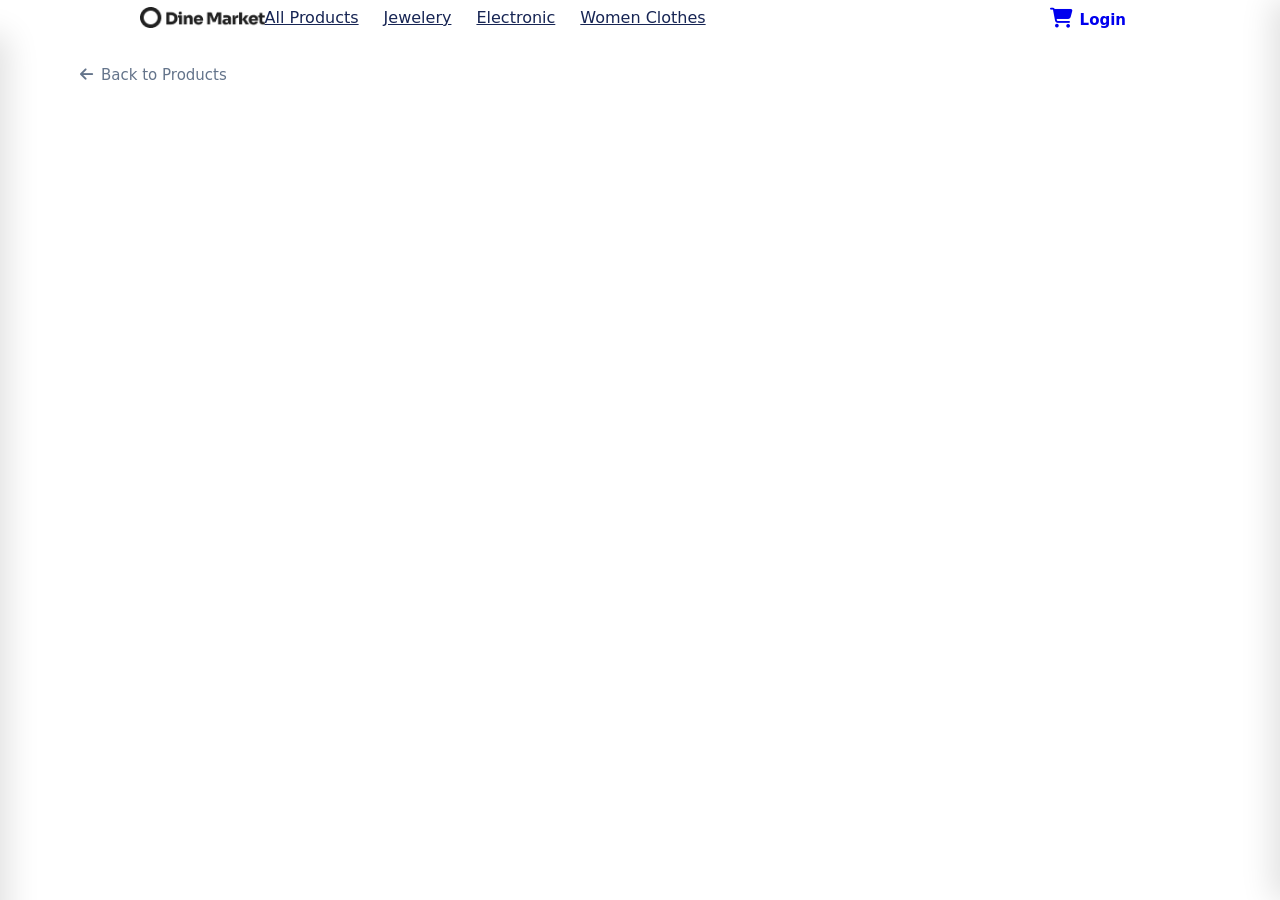
<file: product_detail.html>
<!DOCTYPE html>
<html lang="en">

<head>
    <meta charset="UTF-8" />
    <meta name="viewport" content="width=device-width, initial-scale=1.0" />
    <title>Product Details - FixIt Store</title>
    <link rel="stylesheet" href="style.css" />
    <!-- Font Awesome -->
    <link rel="stylesheet" href="https://cdnjs.cloudflare.com/ajax/libs/font-awesome/6.5.2/css/all.min.css" />
</head>

<body>
    <!-- ================= NAVBAR ================= -->
    <nav class="navbar">
        <!-- LOGO -->
        <div class="logo">
            <a href="All_Product.html">
                <img src="assets/logo.png" alt="Logo" />
            </a>
        </div>

        <!-- DESKTOP CATEGORIES -->
        <div class="categories desktop-menu">
            <ul>
                <li><a href="All_Product.html">All Products</a></li>
                <li><a href="jewelery.html">Jewelery</a></li>
                <li><a href="Electronic.html">Electronic</a></li>
                <li><a href="WomenClothes.html">Women Clothes</a></li>
            </ul>
        </div>

        <!-- DESKTOP RIGHT SIDE -->
        <div class="cart-nav desktop-menu">
            <a href="#" class="cart-link" id="cartLink">
                <i class="fa-solid fa-cart-shopping"></i>
                <span class="cart-badge" id="desktopCartBadge">0</span>
            </a>
            <a href="#">Login</a>
            <a href="#" class="register-btn">Register</a>
        </div>

        <!-- MOBILE RIGHT SIDE -->
        <div class="mobile-nav">
            <!-- Cart -->
            <a href="#" class="mobile-cart" id="mobileCartLink">
                <i class="fa-solid fa-cart-shopping"></i>
                <span class="cart-badge" id="mobileCartBadge">0</span>
            </a>
            <!-- Menu Button -->
            <button class="menu-btn" id="menuBtn" aria-label="Open menu">
                <i class="fa-solid fa-bars"></i>
            </button>
        </div>
    </nav>

    <!-- ================= MOBILE SIDEBAR ================= -->
    <aside class="mobile-sidebar" id="mobileSidebar">
        <!-- Sidebar Header -->
        <div class="sidebar-header">
            <img src="assets/logo.png" alt="Logo" />
            <button class="close-btn" id="closeBtn" aria-label="Close menu">
                <i class="fa-solid fa-xmark"></i>
            </button>
        </div>

        <!-- Sidebar Links -->
        <div class="sidebar-links">
            <a href="All_Product.html">
                All Products
                <i class="fa-solid fa-chevron-right"></i>
            </a>
            <a href="jewelery.html">
                Jewelery
                <i class="fa-solid fa-chevron-right"></i>
            </a>
            <a href="Electronic.html">
                Electronic
                <i class="fa-solid fa-chevron-right"></i>
            </a>
            <a href="WomenClothes.html">
                Women Clothes
                <i class="fa-solid fa-chevron-right"></i>
            </a>
        </div>

        <!-- Sidebar Account -->
        <div class="sidebar-account">
            <a href="#" class="sidebar-login">Login</a>
            <a href="#" class="sidebar-register">Register</a>
        </div>
    </aside>

    <!-- OVERLAY -->
    <div class="menu-overlay" id="menuOverlay"></div>

    <!-- ================= CART SIDEBAR ================= -->
    <aside class="cart-sidebar" id="cartSidebar">
        <div class="sidebar-header">
            <h2>Shopping Cart <span id="cartHeaderCount">(0)</span></h2>
            <button class="close-btn" id="closeCartBtn" aria-label="Close cart">
                <i class="fa-solid fa-xmark"></i>
            </button>
        </div>

        <div class="cart-body" id="cartItemsContainer">
            <!-- Dynamic Cart Items -->
        </div>

        <div class="cart-footer">
            <div class="cart-total-row">
                <span>Total Amount:</span>
                <span class="cart-total-price" id="cartTotalPrice">$0.00</span>
            </div>
            <button class="checkout-btn" id="checkoutBtn">
                Proceed to Checkout
            </button>
        </div>
    </aside>

    <div class="cart-overlay" id="cartOverlay"></div>

    <main class="product-detail-container">
        <a href="javascript:history.back()" class="back-btn" id="backBtn">
            <i class="fa-solid fa-arrow-left"></i>
            Back to Products
        </a>

        <div id="productDetailContent" class="product-detail-content">
            <!-- Dynamic content loaded via app.js -->
        </div>
    </main>

    <script src="app.js"></script>
</body>

</html>
</file>
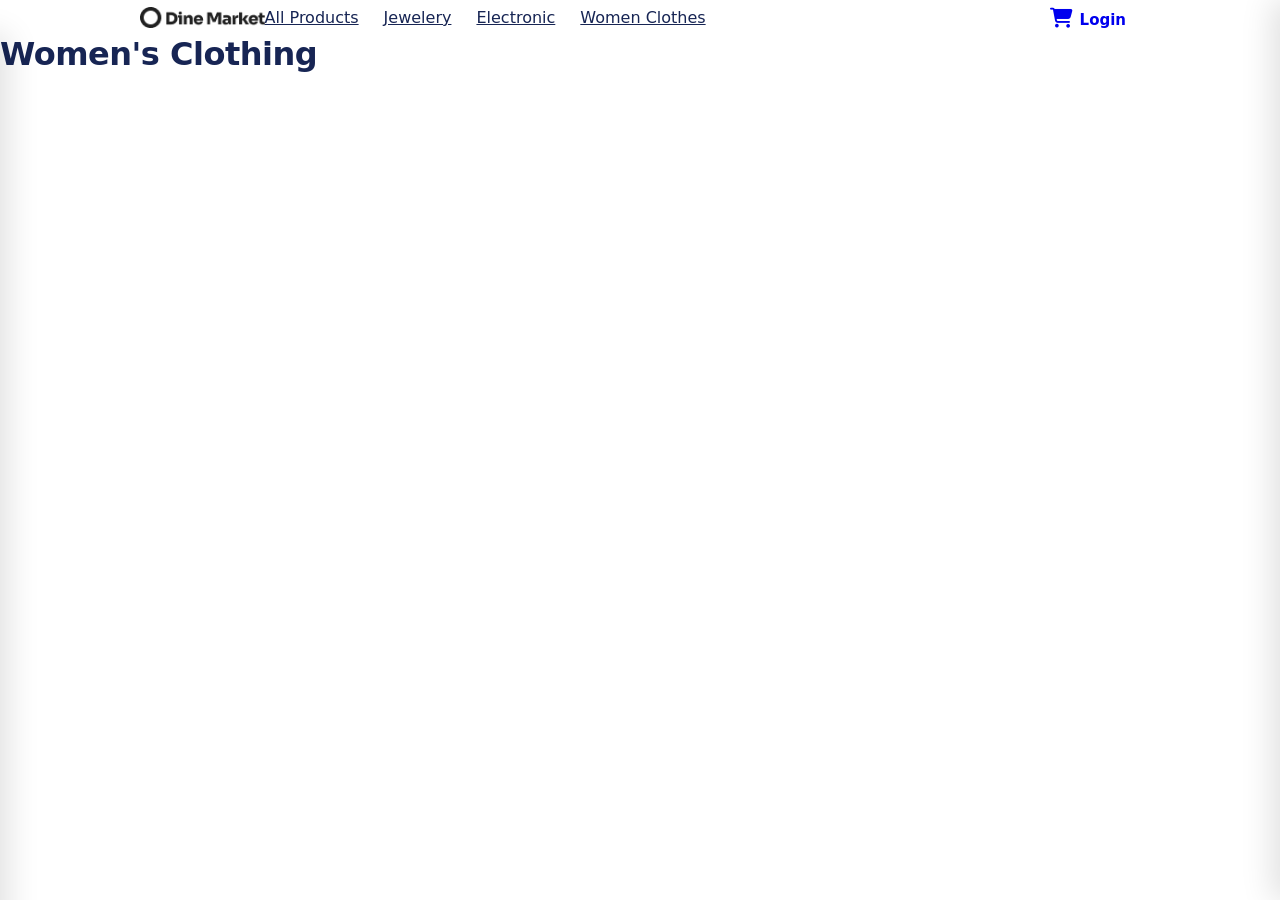
<file: WomenClothes.html>
<!DOCTYPE html>
<html lang="en">

<head>
    <meta charset="UTF-8" />
    <meta name="viewport" content="width=device-width, initial-scale=1.0" />
    <title>Women Clothes - FixIt Store</title>
    <link rel="stylesheet" href="style.css" />
    <!-- Font Awesome -->
    <link rel="stylesheet" href="https://cdnjs.cloudflare.com/ajax/libs/font-awesome/6.5.2/css/all.min.css" />
</head>

<body>
    <!-- ================= NAVBAR ================= -->
    <nav class="navbar">
        <!-- LOGO -->
        <div class="logo">
            <a href="All_Product.html">
                <img src="assets/logo.png" alt="Logo" />
            </a>
        </div>

        <!-- DESKTOP CATEGORIES -->
        <div class="categories desktop-menu">
            <ul>
                <li><a href="All_Product.html">All Products</a></li>
                <li><a href="jewelery.html">Jewelery</a></li>
                <li><a href="Electronic.html">Electronic</a></li>
                <li><a href="WomenClothes.html">Women Clothes</a></li>
            </ul>
        </div>

        <!-- DESKTOP RIGHT SIDE -->
        <div class="cart-nav desktop-menu">
            <a href="#" class="cart-link" id="cartLink">
                <i class="fa-solid fa-cart-shopping"></i>
                <span class="cart-badge" id="desktopCartBadge">0</span>
            </a>
            <a href="#">Login</a>
            <a href="#" class="register-btn">Register</a>
        </div>

        <!-- MOBILE RIGHT SIDE -->
        <div class="mobile-nav">
            <!-- Cart -->
            <a href="#" class="mobile-cart" id="mobileCartLink">
                <i class="fa-solid fa-cart-shopping"></i>
                <span class="cart-badge" id="mobileCartBadge">0</span>
            </a>
            <!-- Menu Button -->
            <button class="menu-btn" id="menuBtn" aria-label="Open menu">
                <i class="fa-solid fa-bars"></i>
            </button>
        </div>
    </nav>

    <!-- ================= MOBILE SIDEBAR ================= -->
    <aside class="mobile-sidebar" id="mobileSidebar">
        <!-- Sidebar Header -->
        <div class="sidebar-header">
            <img src="assets/logo.png" alt="Logo" />
            <button class="close-btn" id="closeBtn" aria-label="Close menu">
                <i class="fa-solid fa-xmark"></i>
            </button>
        </div>

        <!-- Sidebar Links -->
        <div class="sidebar-links">
            <a href="All_Product.html">
                All Products
                <i class="fa-solid fa-chevron-right"></i>
            </a>
            <a href="jewelery.html">
                Jewelery
                <i class="fa-solid fa-chevron-right"></i>
            </a>
            <a href="Electronic.html">
                Electronic
                <i class="fa-solid fa-chevron-right"></i>
            </a>
            <a href="WomenClothes.html">
                Women Clothes
                <i class="fa-solid fa-chevron-right"></i>
            </a>
        </div>

        <!-- Sidebar Account -->
        <div class="sidebar-account">
            <a href="#" class="sidebar-login">Login</a>
            <a href="#" class="sidebar-register">Register</a>
        </div>
    </aside>

    <!-- OVERLAY -->
    <div class="menu-overlay" id="menuOverlay"></div>

    <!-- ================= CART SIDEBAR ================= -->
    <aside class="cart-sidebar" id="cartSidebar">
        <div class="sidebar-header">
            <h2>Shopping Cart <span id="cartHeaderCount">(0)</span></h2>
            <button class="close-btn" id="closeCartBtn" aria-label="Close cart">
                <i class="fa-solid fa-xmark"></i>
            </button>
        </div>

        <div class="cart-body" id="cartItemsContainer">
            <!-- Dynamic Cart Items -->
        </div>

        <div class="cart-footer">
            <div class="cart-total-row">
                <span>Total Amount:</span>
                <span class="cart-total-price" id="cartTotalPrice">$0.00</span>
            </div>
            <button class="checkout-btn" id="checkoutBtn">
                Proceed to Checkout
            </button>
        </div>
    </aside>

    <div class="cart-overlay" id="cartOverlay"></div>

    <div class="page-header">
        <h1 class="page-title">Women's Clothing</h1>
    </div>

    <div class="Product-Container" data-category="women's clothing">
    </div>

    <script src="app.js"></script>
</body>

</html>
</file>
<file: style.css>
* {
  margin: 0;
  padding: 0;
  box-sizing: border-box;
}

html {
  scroll-behavior: smooth;
}

body {
<<<<<<< HEAD
  font-family: Arial, Helvetica, sans-serif;

  background-color: #ffffff;

=======
  font-family: system-ui, -apple-system, BlinkMacSystemFont, "Segoe UI", Roboto, sans-serif;
  background-color: #ffffff;
>>>>>>> 0f52d5e85f7d0f67cdc926e027cc57126991e871
  color: #172554;
}

/* =====================================================
   NAVBAR
===================================================== */

.navbar {
  width: 100%;
<<<<<<< HEAD

  height: 82px;

  padding: 0 7%;

  display: flex;

  align-items: center;

  justify-content: space-between;

  background-color: #ffffff;

  position: relative;

=======
  height: 82px;
  padding: 0 7%;
  display: flex;
  align-items: center;
  justify-content: space-between;
  background-color: #ffffff;
  position: relative;
>>>>>>> 0f52d5e85f7d0f67cdc926e027cc57126991e871
  z-index: 1000;
}

/* =====================================================
   LOGO
===================================================== */

.logo {
  display: flex;
<<<<<<< HEAD

  align-items: center;

=======
  align-items: center;
>>>>>>> 0f52d5e85f7d0f67cdc926e027cc57126991e871
  flex-shrink: 0;
}

.logo a {
  display: flex;
<<<<<<< HEAD

=======
>>>>>>> 0f52d5e85f7d0f67cdc926e027cc57126991e871
  align-items: center;
}

.logo img {
  width: 125px;
<<<<<<< HEAD

  height: auto;

  display: block;

=======
  height: auto;
  display: block;
>>>>>>> 0f52d5e85f7d0f67cdc926e027cc57126991e871
  object-fit: contain;
}

/* =====================================================
   DESKTOP CATEGORIES
===================================================== */

.categories {
  flex: 1;
<<<<<<< HEAD

  display: flex;

=======
  display: flex;
>>>>>>> 0f52d5e85f7d0f67cdc926e027cc57126991e871
  justify-content: center;
}

.categories ul {
  list-style: none;
<<<<<<< HEAD

  display: flex;

  align-items: center;

=======
  display: flex;
  align-items: center;
>>>>>>> 0f52d5e85f7d0f67cdc926e027cc57126991e871
  gap: 42px;
}

.categories ul li a {
  position: relative;
<<<<<<< HEAD

  text-decoration: none;

  color: #172554;

  font-size: 16px;

  font-weight: 500;

  padding: 8px 0;

=======
  text-decoration: none;
  color: #172554;
  font-size: 16px;
  font-weight: 500;
  padding: 8px 0;
>>>>>>> 0f52d5e85f7d0f67cdc926e027cc57126991e871
  transition: 0.3s ease;
}

/* Underline */

.categories ul li a::after {
  content: "";
<<<<<<< HEAD

  position: absolute;

  left: 0;

  bottom: 0;

  width: 0;

  height: 2px;

  background-color: #172554;

=======
  position: absolute;
  left: 0;
  bottom: 0;
  width: 0;
  height: 2px;
  background-color: #172554;
>>>>>>> 0f52d5e85f7d0f67cdc926e027cc57126991e871
  transition: width 0.3s ease;
}

.categories ul li a:hover {
  color: #1e3b8d;
}

<<<<<<< HEAD
.categories ul li a:hover::after {
  width: 100%;
}

=======
.categories ul li a:hover::after,
.categories ul li a.active::after {
  width: 100%;
}

.categories ul li a.active {
  color: #1e3b8d;
  font-weight: 700;
}

>>>>>>> 0f52d5e85f7d0f67cdc926e027cc57126991e871
/* =====================================================
   DESKTOP CART / ACCOUNT
===================================================== */

.cart-nav {
  display: flex;
<<<<<<< HEAD

  align-items: center;

  gap: 22px;

=======
  align-items: center;
  gap: 22px;
>>>>>>> 0f52d5e85f7d0f67cdc926e027cc57126991e871
  flex-shrink: 0;
}

.cart-nav a {
  text-decoration: none;
<<<<<<< HEAD

  color: #172554;

  font-size: 15px;

  font-weight: 600;

=======
  color: #172554;
  font-size: 15px;
  font-weight: 600;
>>>>>>> 0f52d5e85f7d0f67cdc926e027cc57126991e871
  transition: 0.3s ease;
}

.cart-nav a:hover {
  color: #1e3b8d;
}

/* Cart */

.cart-nav .cart-link {
  font-size: 20px;
<<<<<<< HEAD

  display: flex;

  align-items: center;

=======
  display: flex;
  align-items: center;
>>>>>>> 0f52d5e85f7d0f67cdc926e027cc57126991e871
  justify-content: center;
}

.cart-nav .cart-link:hover {
  transform: scale(1.1);
}

/* Register */

.register-btn {
  color: #ffffff !important;
<<<<<<< HEAD

  background-color: #172554;

  padding: 11px 19px;

  border-radius: 7px;

=======
  background-color: #172554;
  padding: 11px 19px;
  border-radius: 7px;
>>>>>>> 0f52d5e85f7d0f67cdc926e027cc57126991e871
  border: 1px solid #172554;
}

.register-btn:hover {
  background-color: #1e3b8d;
<<<<<<< HEAD

  border-color: #1e3b8d;

=======
  border-color: #1e3b8d;
>>>>>>> 0f52d5e85f7d0f67cdc926e027cc57126991e871
  transform: translateY(-2px);
}

/* =====================================================
   MOBILE NAV
===================================================== */

.mobile-nav {
  display: none;
<<<<<<< HEAD

  align-items: center;

=======
  align-items: center;
>>>>>>> 0f52d5e85f7d0f67cdc926e027cc57126991e871
  gap: 20px;
}

/* Mobile Cart */

.mobile-cart {
  color: #172554;
<<<<<<< HEAD

  text-decoration: none;

  font-size: 21px;

  display: flex;

  align-items: center;

=======
  text-decoration: none;
  font-size: 21px;
  display: flex;
  align-items: center;
>>>>>>> 0f52d5e85f7d0f67cdc926e027cc57126991e871
  justify-content: center;
}

.mobile-cart:hover {
  color: #1e3b8d;
}

/* =====================================================
   MENU BUTTON
===================================================== */

.menu-btn {
  width: 42px;
<<<<<<< HEAD

  height: 42px;

  border: none;

  background-color: #f1f5f9;

  color: #172554;

  border-radius: 7px;

  font-size: 20px;

  cursor: pointer;

  display: flex;

  align-items: center;

  justify-content: center;

=======
  height: 42px;
  border: none;
  background-color: #f1f5f9;
  color: #172554;
  border-radius: 7px;
  font-size: 20px;
  cursor: pointer;
  display: flex;
  align-items: center;
  justify-content: center;
>>>>>>> 0f52d5e85f7d0f67cdc926e027cc57126991e871
  transition: 0.3s ease;
}

.menu-btn:hover {
  background-color: #e2e8f0;
}

/* =====================================================
   MOBILE SIDEBAR
===================================================== */

.mobile-sidebar {
  position: fixed;
<<<<<<< HEAD

  top: 0;

  left: 0;

  width: 320px;

  max-width: 85%;

  height: 100vh;

  background-color: #ffffff;

  z-index: 2000;

  transform: translateX(-100%);

  transition: transform 0.35s ease;

  box-shadow: 8px 0 30px rgba(0, 0, 0, 0.12);

=======
  top: 0;
  left: 0;
  width: 320px;
  max-width: 85%;
  height: 100vh;
  background-color: #ffffff;
  z-index: 2000;
  transform: translateX(-100%);
  transition: transform 0.35s ease;
  box-shadow: 8px 0 30px rgba(0, 0, 0, 0.12);
>>>>>>> 0f52d5e85f7d0f67cdc926e027cc57126991e871
  overflow-y: auto;
}

/* Sidebar Open */

.mobile-sidebar.active {
  transform: translateX(0);
}

/* =====================================================
   SIDEBAR HEADER
===================================================== */

.sidebar-header {
  height: 82px;
<<<<<<< HEAD

  padding: 0 25px;

  display: flex;

  align-items: center;

  justify-content: space-between;

=======
  padding: 0 25px;
  display: flex;
  align-items: center;
  justify-content: space-between;
>>>>>>> 0f52d5e85f7d0f67cdc926e027cc57126991e871
  border-bottom: 1px solid #e5e7eb;
}

.sidebar-header img {
  width: 105px;
<<<<<<< HEAD

=======
>>>>>>> 0f52d5e85f7d0f67cdc926e027cc57126991e871
  height: auto;
}

/* Close Button */

.close-btn {
  width: 40px;
<<<<<<< HEAD

  height: 40px;

  border: none;

  border-radius: 7px;

  background-color: #f1f5f9;

  color: #172554;

  font-size: 20px;

  cursor: pointer;

  display: flex;

  align-items: center;

  justify-content: center;

=======
  height: 40px;
  border: none;
  border-radius: 7px;
  background-color: #f1f5f9;
  color: #172554;
  font-size: 20px;
  cursor: pointer;
  display: flex;
  align-items: center;
  justify-content: center;
>>>>>>> 0f52d5e85f7d0f67cdc926e027cc57126991e871
  transition: 0.3s ease;
}

.close-btn:hover {
  background-color: #e2e8f0;
}

/* =====================================================
   SIDEBAR LINKS
===================================================== */

.sidebar-links {
  padding: 25px;
}

.sidebar-links a {
  width: 100%;
<<<<<<< HEAD

  padding: 17px 5px;

  display: flex;

  align-items: center;

  justify-content: space-between;

  text-decoration: none;

  color: #172554;

  font-size: 17px;

  font-weight: 600;

  border-bottom: 1px solid #e5e7eb;

=======
  padding: 17px 5px;
  display: flex;
  align-items: center;
  justify-content: space-between;
  text-decoration: none;
  color: #172554;
  font-size: 17px;
  font-weight: 600;
  border-bottom: 1px solid #e5e7eb;
>>>>>>> 0f52d5e85f7d0f67cdc926e027cc57126991e871
  transition: 0.3s ease;
}

.sidebar-links a i {
  font-size: 13px;
<<<<<<< HEAD

  color: #94a3b8;
}

.sidebar-links a:hover {
  color: #1e3b8d;

=======
  color: #94a3b8;
}

.sidebar-links a:hover,
.sidebar-links a.active {
  color: #1e3b8d;
>>>>>>> 0f52d5e85f7d0f67cdc926e027cc57126991e871
  padding-left: 10px;
}

/* =====================================================
   SIDEBAR ACCOUNT
===================================================== */

.sidebar-account {
  padding: 10px 25px 30px;
<<<<<<< HEAD

  display: flex;

  flex-direction: column;

=======
  display: flex;
  flex-direction: column;
>>>>>>> 0f52d5e85f7d0f67cdc926e027cc57126991e871
  gap: 12px;
}

.sidebar-login,
.sidebar-register {
  width: 100%;
<<<<<<< HEAD

  padding: 14px;

  text-align: center;

  text-decoration: none;

  border-radius: 7px;

  font-size: 16px;

  font-weight: 600;

=======
  padding: 14px;
  text-align: center;
  text-decoration: none;
  border-radius: 7px;
  font-size: 16px;
  font-weight: 600;
>>>>>>> 0f52d5e85f7d0f67cdc926e027cc57126991e871
  transition: 0.3s ease;
}

/* Login */

.sidebar-login {
  color: #172554;
<<<<<<< HEAD

=======
>>>>>>> 0f52d5e85f7d0f67cdc926e027cc57126991e871
  border: 1px solid #dbe2ea;
}

.sidebar-login:hover {
  background-color: #f8fafc;
}

/* Register */

.sidebar-register {
  color: #ffffff;
<<<<<<< HEAD

  background-color: #172554;

=======
  background-color: #172554;
>>>>>>> 0f52d5e85f7d0f67cdc926e027cc57126991e871
  border: 1px solid #172554;
}

.sidebar-register:hover {
  background-color: #1e3b8d;
}

/* =====================================================
   OVERLAY
===================================================== */

.menu-overlay {
  position: fixed;
<<<<<<< HEAD

  inset: 0;

  background-color: rgba(0, 0, 0, 0.45);

  z-index: 1500;

  opacity: 0;

  visibility: hidden;

=======
  inset: 0;
  background-color: rgba(0, 0, 0, 0.45);
  z-index: 1500;
  opacity: 0;
  visibility: hidden;
>>>>>>> 0f52d5e85f7d0f67cdc926e027cc57126991e871
  transition: 0.3s ease;
}

.menu-overlay.active {
  opacity: 1;
<<<<<<< HEAD

=======
>>>>>>> 0f52d5e85f7d0f67cdc926e027cc57126991e871
  visibility: visible;
}

/* =====================================================
   TABLET
===================================================== */

@media (max-width: 900px) {
  .navbar {
    padding: 0 5%;
  }

  .categories ul {
    gap: 25px;
  }

  .categories ul li a {
    font-size: 15px;
  }

  .cart-nav {
    gap: 14px;
  }

  .cart-nav a {
    font-size: 14px;
  }

  .register-btn {
    padding: 9px 14px;
  }
}

/* =====================================================
   MOBILE
===================================================== */

@media (max-width: 700px) {
<<<<<<< HEAD
  /* Navbar */

  .navbar {
    height: 72px;

    padding: 0 20px;
  }

  /* Hide Desktop */

=======
  .navbar {
    height: 72px;
    padding: 0 20px;
  }

>>>>>>> 0f52d5e85f7d0f67cdc926e027cc57126991e871
  .desktop-menu {
    display: none;
  }

<<<<<<< HEAD
  /* Show Mobile */

=======
>>>>>>> 0f52d5e85f7d0f67cdc926e027cc57126991e871
  .mobile-nav {
    display: flex;
  }

<<<<<<< HEAD
  /* Logo */

=======
>>>>>>> 0f52d5e85f7d0f67cdc926e027cc57126991e871
  .logo img {
    width: 105px;
  }
}

/* =====================================================
   SMALL MOBILE
===================================================== */

@media (max-width: 400px) {
  .navbar {
    padding: 0 15px;
  }

  .logo img {
    width: 90px;
  }

  .mobile-nav {
    gap: 14px;
  }

  .mobile-cart {
    font-size: 19px;
  }

  .menu-btn {
    width: 39px;
<<<<<<< HEAD

    height: 39px;

=======
    height: 39px;
>>>>>>> 0f52d5e85f7d0f67cdc926e027cc57126991e871
    font-size: 18px;
  }
}

<<<<<<< HEAD
* {
  margin: 0;
  padding: 0;
  box-sizing: border-box;
}

.header {
  display: flex;
  justify-content: space-between;
  align-items: center;
  padding: 15px 40px;
  color: black;
}

.navbar {
  display: flex;
  align-items: center;
  justify-content: space-between;
  flex-grow: 1;
  margin-left: 50px;
}

.navbar ul {
  display: flex;
  align-items: center;
  gap: 25px;
  list-style: none;
  margin: 0;
  padding: 0;
}

.nav-right {
  display: flex;
  align-items: center;
  gap: 20px;
}

body {
  font-family: Arial, sans-serif;
  background-color: #f4f4f4;
  margin: 0;
  padding: 0;
}

li {
  display: flex;
  justify-content: center;
}

.header a {
  color: black;
  font-weight: bold;
  text-decoration: none;
  font-size: 16px;
  font-family: sans-serif;
}

.logo {
  color: black;
  font-size: 24px;
  font-weight: bold;
  font-family: sans-serif;
}

/* Api section CSS */

* {
  font-family:
    system-ui,
    -apple-system,
    BlinkMacSystemFont,
    "Segoe UI",
    Roboto,
    sans-serif;
}

body {
  background-color: #ffffff;
}
=======
/* =====================================================
   API PRODUCT SECTION
===================================================== */
>>>>>>> 0f52d5e85f7d0f67cdc926e027cc57126991e871

.Product-Container {
  display: grid;
  grid-template-columns: repeat(4, minmax(0, 1fr));
  column-gap: 50px;
  row-gap: 60px;
  padding: 60px 40px;
  max-width: 1280px;
  margin: 0 auto;
}

/* Main Card Item */
.Card {
  display: flex;
  flex-direction: column;
  cursor: pointer;
  transition: transform 0.3s cubic-bezier(0.25, 0.8, 0.25, 1);
}

/* Hover Effect */
.Card:hover {
  transform: translateY(-6px);
}

/* Image Wrapper Fix */
.img-box {
  width: 100%;
  height: 280px;
  background-color: #e5e7eb;
  border-top-left-radius: 28px;
  border-bottom-right-radius: 28px;
  overflow: hidden;
  display: flex;
  align-items: center;
  justify-content: center;
  padding: 25px;
  margin-bottom: 16px;
}

.img-box img {
  max-width: 100%;
  max-height: 100%;
  object-fit: contain;
  mix-blend-mode: multiply;
  transition: transform 0.3s ease;
}

.Card:hover .img-box img {
  transform: scale(1.06);
}

.Card .title {
  font-size: 18px;
  font-weight: 700;
  color: #111827;
  line-height: 1.35;
  margin-bottom: 4px;
  display: -webkit-box;
<<<<<<< HEAD
=======
  line-clamp: 2;
>>>>>>> 0f52d5e85f7d0f67cdc926e027cc57126991e871
  -webkit-line-clamp: 2;
  -webkit-box-orient: vertical;
  overflow: hidden;
}

.Card .category {
  font-size: 15px;
  color: #6b7280;
  text-transform: capitalize;
  margin-bottom: 8px;
}

.Card .price {
  font-size: 18px;
  font-weight: 800;
  color: #111827;
}

<<<<<<< HEAD
/* Mobile Responsiveness  Using Media Query */
=======
/* Mobile Responsiveness Using Media Query */
>>>>>>> 0f52d5e85f7d0f67cdc926e027cc57126991e871
@media (max-width: 1024px) {
  .Product-Container {
    grid-template-columns: repeat(2, 1fr);
  }
}

@media (max-width: 550px) {
  .Product-Container {
    grid-template-columns: 1fr;
  }
}

<<<<<<< HEAD
/* hero section by Qazi Zaid */
/* =========================================================
   HERO SECTION
========================================================= */

/* =========================================================
   HERO SECTION
========================================================= */
.hero-section {
  width: 100%;
  min-height: 680px;

  display: flex;
  align-items: center;

  justify-content: space-between;

  padding: 70px 8%;

  gap: 60px;

  overflow: hidden;

  background: #ffffff;
}

/* =========================================================
   HERO CONTAINER - LEFT SIDE
========================================================= */

.hero-container {
  flex: 1;

  max-width: 620px;

  position: relative;

  z-index: 2;
}

/* =========================================================
   SALE BADGE
========================================================= */

.hero-badge {
  display: inline-flex;

  align-items: center;
  justify-content: center;

  padding: 10px 20px;

  margin-bottom: 25px;

  background: #e1edff;

  color: #1e3b8d;

  border: 1px solid #c9dcf7;

  border-radius: 50px;

  font-size: 14px;

  font-weight: 700;

  letter-spacing: 1px;

  text-transform: uppercase;

  box-shadow: 0 5px 15px rgba(30, 59, 141, 0.08);

  transition: all 0.3s ease;
}

.hero-badge:hover {
  transform: translateY(-3px);

  background: #d7e8ff;

  box-shadow: 0 8px 20px rgba(30, 59, 141, 0.12);
}

/* =========================================================
   HERO TITLE
========================================================= */

.hero-title {
  margin: 0 0 25px;

  max-width: 650px;

  font-size: clamp(36px, 4.5vw, 60px);

  line-height: 1.02;

  letter-spacing: -3px;

  font-weight: 800;

  color: #000000;
}

/* Highlight text if you use <span> */

.hero-title span {
  color: #57f39d;
}

/* =========================================================
   HERO DESCRIPTION
========================================================= */

.hero-description {
  max-width: 550px;

  margin: 0 0 35px;

  font-size: 17px;

  line-height: 1.8;

  color: #555555;
}

/* =========================================================
   HERO BUTTON
========================================================= */

.hero-btn {
  display: inline-flex;

  align-items: center;
  justify-content: center;

  gap: 12px;

  min-height: 52px;

  padding: 0 22px;

  background: #1d1e20;

  color: #ffffff;

  border: 2px solid #1d1e20;

  border-radius: 8px;

  text-decoration: none;

  font-size: 15px;

  font-weight: 600;

  transition: all 0.3s ease;
}

/* Arrow */

.hero-btn i {
  font-size: 13px;

  transition: transform 0.3s ease;
}

/* Button hover */

.hero-btn:hover {
  background: #000000;

  border-color: #000000;

  transform: translateY(-3px);

  box-shadow: 0 12px 25px rgba(0, 0, 0, 0.15);
}

.hero-btn:hover i {
  transform: translateX(4px);
}

/* =========================================================
   HERO IMAGE AREA
========================================================= */

.hero-image {
  flex: 1;

  max-width: 450px;

  min-height: 450px;

  position: relative;

  display: flex;

  align-items: center;

  justify-content: center;
}

/* =========================================================
   IMAGE BACKGROUND
========================================================= */

.hero-image::before {
  content: "";

  position: absolute;

  width: 450px;

  height: 450px;

  background: #e1edff;

  border-radius: 50%;

  top: 50%;

  left: 50%;

  transform: translate(-50%, -50%);

  z-index: 0;
}

/* =========================================================
   HERO IMAGE
========================================================= */

.hero-image img {
  position: relative;

  z-index: 1;

  width: 100%;

  max-width: 500px;

  height: auto;

  object-fit: contain;

  transition: transform 0.4s ease;
}

.hero-image:hover img {
  transform: scale(1.03);
}

/* =========================================================
   TABLET
========================================================= */

@media (max-width: 1100px) {
  .hero-section {
    min-height: 600px;

    padding: 60px 5%;

    gap: 30px;
  }

  .hero-title {
    font-size: 52px;

    letter-spacing: -2px;
  }

  .hero-description {
    font-size: 16px;
  }

  .hero-image {
    min-height: 400px;
  }

  .hero-image::before {
    width: 380px;

    height: 380px;
  }

  .hero-image img {
    max-width: 400px;
  }
}

/* =========================================================
   MOBILE
========================================================= */

@media (max-width: 768px) {
  .hero-section {
    min-height: auto;

    flex-direction: column;

    text-align: center;

    padding: 55px 20px 65px;

    gap: 30px;
  }

  /* Content */

  .hero-container {
    width: 100%;

    max-width: 650px;

    display: flex;

    flex-direction: column;

    align-items: center;
  }

  /* Badge */

  .hero-badge {
    margin-bottom: 20px;

    padding: 9px 17px;

    font-size: 13px;
  }

  /* Title */

  .hero-title {
    max-width: 600px;

    font-size: 44px;

    line-height: 1.08;

    letter-spacing: -1.5px;

    margin-bottom: 20px;
  }

  /* Description */

  .hero-description {
    max-width: 550px;

    font-size: 16px;

    line-height: 1.7;

    margin-bottom: 28px;
  }

  /* Button */

  .hero-btn {
    min-height: 52px;

    padding: 0 24px;

    font-size: 15px;
  }

  /*
     Hide image on mobile
  */

  .hero-image {
    display: none;
  }
}

/* =========================================================
   SMALL MOBILE
========================================================= */

@media (max-width: 480px) {
  .hero-section {
    padding: 45px 18px 55px;

    gap: 20px;
  }

  /* Badge */

  .hero-badge {
    font-size: 12px;

    padding: 8px 15px;

    margin-bottom: 18px;
  }

  /* Title */

  .hero-title {
    font-size: 36px;

    line-height: 1.1;

    letter-spacing: -1px;

    margin-bottom: 18px;
  }

  /* Description */

  .hero-description {
    font-size: 15px;

    line-height: 1.65;

    margin-bottom: 25px;
  }

  /* Button */

  .hero-btn {
    width: 100%;

    max-width: 230px;

    min-height: 50px;

    font-size: 14px;
  }
}
/* =========================================================
   HERO SERVICES
========================================================= */

.service-section {
  display: flex;
  align-items: center;
  gap: 15px;
  margin-top: 30px;
  color: rgb(92, 83, 83);
}

.service-item {
  display: flex;
  gap: 10px;
  align-items: center;
  justify-content: space-between;
  padding: 10px;
  border-radius: 8px;
}

.service-text p {
  margin: 0;
  font-size: 12px;
  font-weight: 600;
}

.service-icon {
  font-size: 30px;
}

/* =========================
   TABLET
========================= */

@media (max-width: 768px) {
  .service-section {
    flex-wrap: wrap;
    gap: 10px;
  }

  .service-item {
    flex: 1 1 calc(50% - 10px);
  }

  .service-icon {
    font-size: 26px;
  }
}

/* =========================
   SMALL MOBILE
========================= */

@media (max-width: 480px) {
  .service-section {
    display: grid;
    grid-template-columns: repeat(2, 1fr);
    gap: 10px;
    width: 100%;
  }

  .service-item {
    width: 100%;
    min-width: 0;
    padding: 8px;
    gap: 8px;
    justify-content: flex-start;
  }

  .service-icon {
    font-size: 22px;
    flex-shrink: 0;
  }

  .service-text p {
    font-size: 10px;
  }
}
.brand-section {
  width: 92%;
  margin: 30px auto 0;
  padding: 25px 40px;

  display: grid;
  grid-template-columns: repeat(6, 1fr);
  align-items: center;
  text-align: center;
  gap: 20px;

  background-color: #ffffff;
  border-radius: 18px;
  box-shadow: 0 2px 15px rgba(0, 0, 0, 0.03);
}

.brand-item {
  font-size: 28px;
  font-weight: 600;
  color: #777;
  white-space: nowrap;
}

/* H&M */
.brand-item:nth-child(3) {
  font-size: 30px;
  font-weight: 800;
}

/* Bershka */
.brand-item:nth-child(5) {
  font-weight: 500;
}

/* =========================
   TABLET
========================= */

@media (max-width: 768px) {
  .brand-section {
    width: 94%;
    padding: 20px;
    grid-template-columns: repeat(3, 1fr);
    gap: 20px;
  }

  .brand-item {
    font-size: 22px;
  }

  .brand-item:nth-child(3) {
    font-size: 24px;
  }
}

/* =========================
   MOBILE
========================= */

@media (max-width: 480px) {
  .brand-section {
    width: 92%;
    padding: 20px 10px;
    grid-template-columns: repeat(2, 1fr);
    gap: 18px 10px;
    border-radius: 12px;
  }

  .brand-item {
    font-size: 18px;
  }

  .brand-item:nth-child(3) {
    font-size: 20px;
  }
}
/* =========================
   PROMOTION SECTION
========================= */

.promotion-section {
  width: 100%;
  padding: 60px 5%;
}

/* =========================
   HEADING
========================= */

.promotion-heading {
  text-align: center;
  margin-bottom: 20px;
}

.promotion-heading span {
  display: block;
  color: #2457d6;
  font-size: 11px;
  font-weight: 600;
  letter-spacing: 1px;
  margin-bottom: 8px;
}

.promotion-heading h2 {
  margin: 0;
  font-size: 22px;
  font-weight: 700;
  color: #111827;
}

/* =========================
   MAIN GRID
========================= */

.promotion-grid {
  display: grid;
  grid-template-columns: 2fr 1fr 1fr;
  gap: 8px;
  max-width: 1100px;
  margin: auto;
}

/* =========================
   LEFT COLUMN
========================= */

.promotion-left {
  display: grid;
  grid-template-rows: 1fr 1fr;
  gap: 8px;
}

/* =========================
   TOP LEFT
========================= */

.promotion-top {
  display: flex;
  align-items: center;
  justify-content: space-between;

  background-color: #d5dfeb;
  min-height: 170px;
  overflow: hidden;
}

.promotion-content {
  padding: 20px;
  z-index: 2;
}

.promotion-content p {
  margin: 0;
  font-size: 20px;
  color: #111;
}

.promotion-content p strong {
  font-size: 25px;
}

.promotion-content span {
  font-size: 12px;
  color: #555;
}

.promotion-image {
  height: 100%;
  display: flex;
  align-items: flex-end;
}

.promotion-image img {
  height: 165px;
  width: auto;
  object-fit: contain;
}

/* =========================
   BOTTOM LEFT
========================= */

.promotion-bottom {
  background-color: #111a2e;
  color: white;

  display: flex;
  flex-direction: column;
  align-items: center;
  justify-content: center;

  text-align: center;
  min-height: 145px;
}

.promotion-bottom h3 {
  margin: 0 0 5px;
  font-size: 18px;
}

.promotion-bottom p {
  margin: 0 0 5px;
  font-size: 9px;
}

.promotion-bottom strong {
  background-color: #3c4658;
  padding: 4px 7px;
  font-size: 8px;
}

/* =========================
   RIGHT PROMOTION CARDS
========================= */

.promotion-card {
  position: relative;
  min-height: 323px;
  overflow: hidden;

  display: flex;
  align-items: flex-end;
  justify-content: center;
}

.promotion-card-beige {
  background-color: #eadfc8;
}

.promotion-card-gray {
  background-color: #d8d8da;
}

/* Card Text */

.card-content {
  position: absolute;
  top: 14px;
  left: 12px;
  z-index: 2;
}

.card-content p {
  margin: 0 0 2px;
  font-size: 16px;
  font-weight: 700;
}

.card-content del {
  font-size: 8px;
  margin-right: 3px;
}

.card-content strong {
  font-size: 8px;
}

/* Card Images */

.promotion-card img {
  height: 280px;
  width: auto;
  max-width: 100%;
  object-fit: contain;
}

/* =========================
   TABLET
========================= */

@media (max-width: 900px) {
  .promotion-section {
    padding: 50px 4%;
  }

  .promotion-grid {
    grid-template-columns: 1.5fr 1fr 1fr;
  }

  .promotion-image img {
    height: 145px;
  }

  .promotion-card {
    min-height: 300px;
  }

  .promotion-card img {
    height: 205px;
  }
}

/* =========================
   MOBILE
========================= */

@media (max-width: 600px) {
  .promotion-section {
    padding: 40px 15px;
  }

  .promotion-heading {
    margin-bottom: 18px;
  }

  .promotion-heading h2 {
    font-size: 20px;
  }

  .promotion-grid {
    grid-template-columns: 1fr 1fr;
    gap: 8px;
  }

  /* Left section takes full width */

  .promotion-left {
    grid-column: 1 / -1;
    grid-template-rows: auto auto;
  }

  .promotion-top {
    min-height: 150px;
  }

  .promotion-image img {
    height: 145px;
  }

  .promotion-content {
    padding: 15px;
  }

  /* Bottom banner */

  .promotion-bottom {
    min-height: 120px;
  }

  .promotion-bottom h3 {
    font-size: 17px;
  }

  /* Product cards */

  .promotion-card {
    min-height: 260px;
  }

  .promotion-card img {
    height: 185px;
  }

  .card-content {
    top: 10px;
    left: 10px;
  }
}

/* =========================
   SMALL MOBILE
========================= */

@media (max-width: 400px) {
  .promotion-section {
    padding: 35px 10px;
  }

  .promotion-grid {
    gap: 6px;
  }

  .promotion-top {
    min-height: 135px;
  }

  .promotion-image img {
    height: 130px;
  }

  .promotion-content {
    padding: 12px;
  }

  .promotion-content p {
    font-size: 10px;
  }

  .promotion-content p strong {
    font-size: 13px;
  }

  .promotion-card {
    min-height: 230px;
  }

  .promotion-card img {
    height: 165px;
  }

  .promotion-bottom {
    min-height: 110px;
  }

  .promotion-bottom h3 {
    font-size: 15px;
  }
}
/* =========================
   FEATURED SECTION
========================= */

.featured-section {
  width: 100%;
  padding: 80px 6%;
  background-color: #ffffff;
}

/* =========================
   SECTION HEADING
========================= */

.featured-heading {
  text-align: center;
  margin-bottom: 40px;
}

.featured-heading span {
  display: inline-block;
  margin-bottom: 10px;

  font-size: 11px;
  font-weight: 700;
  letter-spacing: 2px;
  text-transform: uppercase;

  color: #777;
}

.featured-heading h2 {
  margin: 0;

  font-size: 34px;
  font-weight: 700;
  line-height: 1.2;

  color: #111;
}

.featured-heading p {
  margin: 12px auto 0;

  max-width: 500px;

  font-size: 14px;
  line-height: 1.6;

  color: #777;
}

/* =========================
   TABLET
========================= */

@media (max-width: 768px) {
  .featured-section {
    padding: 60px 4%;
  }

  .featured-heading {
    margin-bottom: 30px;
  }

  .featured-heading h2 {
    font-size: 28px;
  }

  .featured-heading p {
    font-size: 13px;
  }
}

/* =========================
   MOBILE
========================= */

@media (max-width: 480px) {
  .featured-section {
    padding: 50px 15px;
  }

  .featured-heading {
    margin-bottom: 25px;
  }

  .featured-heading span {
    font-size: 9px;
    letter-spacing: 1.5px;
  }

  .featured-heading h2 {
    font-size: 24px;
  }

  .featured-heading p {
    margin-top: 8px;
    font-size: 12px;
  }
}
/* ========================================
   ABOUT / FASHION SECTION
======================================== */

.about-fashion {
  position: relative;
  width: 100%;
  padding: 90px 5%;
  background: #ffffff;
  overflow: hidden;
}

/* ========================================
   BACKGROUND TEXT
======================================== */

.about-bg-text {
  position: absolute;
  left: 20px;
  top: 170px;

  font-size: 80px;
  line-height: 0.9;
  font-weight: 700;

  color: #f5f5f5;

  pointer-events: none;
  user-select: none;
}

/* ========================================
   MAIN CONTAINER
======================================== */

.about-fashion-container {
  position: relative;
  z-index: 2;

  max-width: 1250px;
  margin: auto;

  display: grid;
  grid-template-columns: 1fr 1.6fr;
  gap: 70px;

  align-items: center;
}

/* ========================================
   FEATURES
======================================== */

.fashion-features {
  display: grid;
  grid-template-columns: repeat(2, 1fr);
  gap: 55px 40px;
}

/* ========================================
   FEATURE ITEM
======================================== */

.feature-item {
  position: relative;
}

.feature-icon {
  width: 58px;
  height: 58px;

  display: flex;
  align-items: center;
  justify-content: center;

  margin-bottom: 18px;

  border-radius: 50%;

  background: #f4ecdf;
  color: #1e293b;

  font-size: 22px;
}

.feature-item h3 {
  margin: 0;

  font-size: 16px;
  font-weight: 700;

  color: #111827;
}

.feature-line {
  display: block;

  width: 30px;
  height: 2px;

  margin: 12px 0 16px;

  background: #c89b55;
}

.feature-item p {
  margin: 0;

  max-width: 240px;

  font-size: 13px;
  line-height: 1.8;

  color: #555;
}

/* ========================================
   MAIN HEADING
======================================== */

.fashion-heading {
  text-align: center;
  margin-bottom: 35px;
}

.fashion-heading h2 {
  margin: 0;

  font-size: 38px;
  line-height: 1.15;

  font-weight: 700;

  color: #111827;
}

.heading-decoration {
  display: flex;

  align-items: center;
  justify-content: center;

  gap: 10px;

  margin-top: 20px;
}

.heading-decoration span {
  width: 45px;
  height: 1px;

  background: #c89b55;
}

.heading-decoration i {
  color: #c89b55;
  font-size: 14px;
}

/* ========================================
   IMAGE + DESCRIPTION
======================================== */

.fashion-content {
  display: grid;
  grid-template-columns: 1fr 0.7fr;

  gap: 35px;

  align-items: center;
}

/* ========================================
   IMAGE
======================================== */

.fashion-image {
  width: 100%;
  height: 420px;

  overflow: hidden;

  border-radius: 10px;

  background: #eeeeee;
}

.fashion-image img {
  width: 100%;
  height: 100%;

  object-fit: cover;
}

/* ========================================
   DESCRIPTION
======================================== */

.fashion-description {
  display: flex;
  flex-direction: column;

  align-items: flex-start;
}

.fashion-description p {
  margin: 0 0 35px;

  font-size: 14px;
  line-height: 1.8;

  color: #333;
}

/* ========================================
   BUTTON
======================================== */

.fashion-button {
  width: 100%;

  display: flex;

  align-items: center;
  justify-content: center;

  gap: 20px;

  padding: 15px 20px;

  border-radius: 12px;

  background: #18283d;
  color: #ffffff;

  text-decoration: none;

  font-size: 13px;
  font-weight: 600;

  transition: 0.3s;
}

.fashion-button i {
  font-size: 12px;
}

.fashion-button:hover {
  background: #0f1b2b;
  transform: translateY(-2px);
}

/* ========================================
   TABLET
======================================== */

@media (max-width: 1000px) {
  .about-fashion {
    padding: 70px 4%;
  }

  .about-fashion-container {
    grid-template-columns: 1fr;
    gap: 60px;
  }

  .fashion-features {
    order: 2;
  }

  .fashion-main {
    order: 1;
  }

  .about-bg-text {
    font-size: 70px;
    top: 250px;
  }

  .fashion-heading h2 {
    font-size: 34px;
  }
}

/* ========================================
   MOBILE
======================================== */

@media (max-width: 600px) {
  .about-fashion {
    padding: 55px 18px;
  }

  /* Hide decorative text on mobile */

  .about-bg-text {
    display: none;
  }

  .about-fashion-container {
    display: flex;
    flex-direction: column;

    gap: 45px;
  }

  /* =====================================
     HEADING
  ===================================== */

  .fashion-heading {
    margin-bottom: 25px;
  }

  .fashion-heading h2 {
    font-size: 27px;
    line-height: 1.2;
  }

  .heading-decoration {
    margin-top: 15px;
  }

  /* =====================================
     IMAGE
  ===================================== */

  .fashion-content {
    display: flex;
    flex-direction: column;

    gap: 25px;
  }

  .fashion-image {
    width: 100%;
    height: 330px;
  }

  /* =====================================
     DESCRIPTION
  ===================================== */

  .fashion-description {
    width: 100%;
  }

  .fashion-description p {
    font-size: 13px;
    line-height: 1.7;

    margin-bottom: 22px;
  }

  .fashion-button {
    width: 100%;
  }

  /* =====================================
     FEATURES
  ===================================== */

  .fashion-features {
    width: 100%;

    display: flex;
    flex-direction: column;

    gap: 0;
  }

  .feature-item {
    display: grid;

    grid-template-columns: 55px 1fr;

    column-gap: 15px;

    padding: 20px 0;

    border-bottom: 1px solid #eeeeee;
  }

  .feature-icon {
    grid-row: span 3;

    width: 48px;
    height: 48px;

    margin: 0;

    font-size: 18px;
  }

  .feature-item h3 {
    font-size: 14px;
  }

  .feature-line {
    margin: 7px 0 8px;
  }

  .feature-item p {
    max-width: none;

    font-size: 12px;
    line-height: 1.6;
  }
}

/* ========================================
   SMALL MOBILE
======================================== */

@media (max-width: 400px) {
  .about-fashion {
    padding: 45px 15px;
  }

  .fashion-heading h2 {
    font-size: 23px;
  }

  .fashion-image {
    height: 280px;
  }

  .feature-item h3 {
    font-size: 13px;
  }

  .feature-item p {
    font-size: 11px;
  }
}
/* =========================
   NEWSLETTER SECTION
========================= */

.newsletter-section {
  width: 100%;
  padding: 90px 20px;
  background-color: #ffffff;
}

.newsletter-content {
  max-width: 600px;
  margin: 0 auto;
  text-align: center;
}

/* =========================
   HEADING
========================= */

.newsletter-content h2 {
  margin: 0 0 22px;

  font-size: 32px;
  font-weight: 700;

  color: #111827;
}

.newsletter-content > p {
  margin: 0 0 45px;

  font-size: 16px;
  line-height: 1.6;

  color: #333;
}

/* =========================
   FORM
========================= */

.newsletter-form {
  display: flex;
  flex-direction: column;
  align-items: center;

  gap: 12px;
}

/* =========================
   EMAIL INPUT
========================= */

.email-wrapper {
  position: relative;

  width: 430px;
  max-width: 100%;
}

.email-wrapper input {
  width: 100%;
  height: 40px;

  padding: 0 50px 0 24px;

  border: 2px solid #7b8495;
  border-radius: 5px;

  outline: none;

  font-size: 15px;
  color: #333;
}

.email-wrapper input::placeholder {
  color: #a1a9b7;
}

.email-wrapper input:focus {
  border-color: #475569;
}

/* =========================
   EMAIL ICON BUTTON
========================= */

.email-icon {
  position: absolute;

  right: 5px;
  top: 50%;

  transform: translateY(-50%);

  width: 28px;
  height: 28px;

  display: flex;
  align-items: center;
  justify-content: center;

  border: none;
  border-radius: 5px;

  background-color: #54369a;
  color: white;

  cursor: pointer;
}

.email-icon i {
  font-size: 13px;
}

/* =========================
   GET STARTED BUTTON
========================= */

.newsletter-btn {
  min-width: 135px;

  padding: 9px 22px;

  border: none;
  border-radius: 5px;

  background-color: #475569;
  color: white;

  font-size: 14px;
  font-weight: 600;

  cursor: pointer;

  transition: 0.3s;
}

.newsletter-btn:hover {
  background-color: #334155;
}

/* =========================
   TABLET
========================= */

@media (max-width: 768px) {
  .newsletter-section {
    padding: 70px 20px;
  }

  .newsletter-content h2 {
    font-size: 28px;
  }

  .newsletter-content > p {
    font-size: 15px;
    margin-bottom: 35px;
  }

  .email-wrapper {
    width: 400px;
  }
}

/* =========================
   MOBILE
========================= */

@media (max-width: 480px) {
  .newsletter-section {
    padding: 60px 18px;
  }

  .newsletter-content h2 {
    font-size: 24px;
    line-height: 1.3;
    margin-bottom: 15px;
  }

  .newsletter-content > p {
    font-size: 13px;
    margin-bottom: 30px;
  }

  .email-wrapper {
    width: 100%;
  }

  .email-wrapper input {
    height: 42px;
    padding-left: 15px;
    font-size: 13px;
  }

  .email-icon {
    width: 28px;
    height: 28px;
  }

  .newsletter-btn {
    width: 130px;
    padding: 10px;
  }
}
/* =========================
   NEWSLETTER SECTION
========================= */

.newsletter-section {
  width: 100%;
  padding: 90px 20px;
  background-color: #ffffff;
}

.newsletter-content {
  max-width: 600px;
  margin: 0 auto;
  text-align: center;
}

/* =========================
   HEADING
========================= */

.newsletter-content h2 {
  margin: 0 0 22px;

  font-size: 32px;
  font-weight: 700;

  color: #111827;
}

.newsletter-content > p {
  margin: 0 0 45px;

  font-size: 16px;
  line-height: 1.6;

  color: #333;
}

/* =========================
   FORM
========================= */

.newsletter-form {
  display: flex;
  flex-direction: column;
  align-items: center;

  gap: 12px;
}

/* =========================
   EMAIL INPUT
========================= */

.email-wrapper {
  position: relative;

  width: 430px;
  max-width: 100%;
}

.email-wrapper input {
  width: 100%;
  height: 40px;

  padding: 0 50px 0 24px;

  border: 2px solid #7b8495;
  border-radius: 5px;

  outline: none;

  font-size: 15px;
  color: #333;
}

.email-wrapper input::placeholder {
  color: #a1a9b7;
}

.email-wrapper input:focus {
  border-color: #475569;
}

/* =========================
   EMAIL ICON BUTTON
========================= */

.email-icon {
  position: absolute;

  right: 5px;
  top: 50%;

  transform: translateY(-50%);

  width: 28px;
  height: 28px;

  display: flex;
  align-items: center;
  justify-content: center;

  border: none;
  border-radius: 5px;

  background-color: #54369a;
  color: white;

  cursor: pointer;
}

.email-icon i {
  font-size: 13px;
}

/* =========================
   GET STARTED BUTTON
========================= */

.newsletter-btn {
  min-width: 135px;

  padding: 9px 22px;

  border: none;
  border-radius: 5px;

  background-color: #475569;
  color: white;

  font-size: 14px;
  font-weight: 600;

  cursor: pointer;

  transition: 0.3s;
}

.newsletter-btn:hover {
  background-color: #334155;
}

/* =========================
   TABLET
========================= */

@media (max-width: 768px) {
  .newsletter-section {
    padding: 70px 20px;
  }

  .newsletter-content h2 {
    font-size: 28px;
  }

  .newsletter-content > p {
    font-size: 15px;
    margin-bottom: 35px;
  }

  .email-wrapper {
    width: 400px;
  }
}

/* =========================
   MOBILE
========================= */

@media (max-width: 480px) {
  .newsletter-section {
    padding: 60px 18px;
  }

  .newsletter-content h2 {
    font-size: 24px;
    line-height: 1.3;
    margin-bottom: 15px;
  }

  .newsletter-content > p {
    font-size: 13px;
    margin-bottom: 30px;
  }

  .email-wrapper {
    width: 100%;
  }

  .email-wrapper input {
    height: 42px;
    padding-left: 15px;
    font-size: 13px;
  }

  .email-icon {
    width: 28px;
    height: 28px;
  }

  .newsletter-btn {
    width: 130px;
    padding: 10px;
  }
}
/* ==========================
   FOOTER
========================== */

.footer {
  width: 100%;
  padding-top: 80px;
  background: #fff;
}

/* ==========================
   MAIN FOOTER
========================== */

.footer-container {
  max-width: 1300px;
  margin: auto;
  padding: 0 6% 60px;

  display: grid;
  grid-template-columns: 2fr 1fr 1fr 1fr;
  gap: 60px;
}

/* ==========================
   BRAND
========================== */

.footer-brand h2 {
  font-size: 38px;
  font-weight: 700;
  color: #111;
  margin-bottom: 25px;
}

.footer-brand p {
  max-width: 350px;
  line-height: 1.8;
  color: #6b7280;
  font-size: 15px;
}

/* ==========================
   SOCIAL ICONS
========================== */

.social-icons {
  display: flex;
  gap: 15px;
  margin-top: 30px;
}

.social-icons a {
  width: 50px;
  height: 50px;

  display: flex;
  align-items: center;
  justify-content: center;

  background: #f3f4f6;
  border-radius: 10px;

  color: #111;
  text-decoration: none;
  font-size: 20px;

  transition: 0.3s;
}

.social-icons a:hover {
  transform: translateY(-3px);
  background: #e5e7eb;
}

/* ==========================
   LINKS
========================== */

.footer-links h3 {
  font-size: 24px;
  margin-bottom: 30px;
  color: #334155;
}

.footer-links {
  display: flex;
  flex-direction: column;
  gap: 22px;
}

.footer-links a {
  text-decoration: none;
  color: #475569;
  font-size: 18px;
  transition: 0.3s;
}

.footer-links a:hover {
  color: #111827;
}

/* ==========================
   BOTTOM FOOTER
========================== */

.footer-bottom {
  border-top: 2px solid #cbd5e1;

  padding: 25px 6%;

  display: flex;
  justify-content: space-between;
  align-items: center;
  flex-wrap: wrap;
  gap: 15px;
}

.footer-bottom p {
  color: #334155;
  font-size: 16px;
}

.footer-bottom span {
  font-weight: 700;
}

/* ==========================
   TABLET
========================== */

@media (max-width: 992px) {
  .footer-container {
    grid-template-columns: repeat(2, 1fr);
    gap: 50px;
  }
}
=======
/* ==========================================================================
   Awais Code start from here
   ========================================================================== */

.page-header {
    text-align: center;
    padding: 30px 20px 10px 20px;
    max-width: 1280px;
    margin: 0 auto;
}

.page-title {
    font-size: 32px;
    font-weight: 800;
    color: #172554;
    text-transform: capitalize;
    letter-spacing: -0.5px;
}

/* Loading, empty, and error state UI */
.loading-state,
.empty-state,
.error-state {
    grid-column: 1 / -1;
    display: flex;
    flex-direction: column;
    align-items: center;
    justify-content: center;
    min-height: 250px;
    text-align: center;
    font-size: 18px;
    color: #6b7280;
    font-weight: 500;
}

.spinner {
    width: 44px;
    height: 44px;
    border: 4px solid #e5e7eb;
    border-top: 4px solid #172554;
    border-radius: 50%;
    animation: spin 0.8s linear infinite;
    margin-bottom: 16px;
}

@keyframes spin {
    0% {
        transform: rotate(0deg);
    }
    100% {
        transform: rotate(360deg);
    }
}

/* Product Detail Page Styles */
.product-detail-container {
    max-width: 1200px;
    margin: 0 auto;
    padding: 30px 40px 60px 40px;
}

.back-btn {
    display: inline-flex;
    align-items: center;
    gap: 8px;
    color: #64748b;
    font-size: 15px;
    font-weight: 500;
    text-decoration: none;
    margin-bottom: 30px;
    transition: color 0.2s ease;
}

.back-btn:hover {
    color: #172554;
}

.product-detail-wrapper {
    display: grid;
    grid-template-columns: 1.05fr 1fr;
    gap: 50px;
    align-items: start;
}

/* Left Column - Gallery */
.detail-gallery {
    display: flex;
    flex-direction: column;
    gap: 16px;
}

.main-img-box {
    width: 100%;
    height: 420px;
    background-color: #eaeced;
    border-radius: 12px;
    display: flex;
    align-items: center;
    justify-content: center;
    padding: 30px;
    overflow: hidden;
}

.main-img-box img {
    max-width: 100%;
    max-height: 100%;
    object-fit: contain;
    mix-blend-mode: multiply;
    transition: transform 0.3s ease;
}

.thumbnail-grid {
    display: grid;
    grid-template-columns: repeat(4, 1fr);
    gap: 14px;
}

.thumb-box {
    height: 85px;
    background-color: #eaeced;
    border-radius: 10px;
    display: flex;
    align-items: center;
    justify-content: center;
    padding: 10px;
    cursor: pointer;
    border: 2px solid transparent;
    transition: border-color 0.2s ease;
}

.thumb-box.active,
.thumb-box:hover {
    border-color: #172554;
}

.thumb-box img {
    max-width: 100%;
    max-height: 100%;
    object-fit: contain;
    mix-blend-mode: multiply;
}

/* Right Column - Information */
.detail-info {
    display: flex;
    flex-direction: column;
}

.detail-title {
    font-size: 30px;
    font-weight: 700;
    color: #172554;
    line-height: 1.25;
    margin-bottom: 8px;
}

.detail-category {
    font-size: 16px;
    color: #64748b;
    text-transform: capitalize;
    margin-bottom: 16px;
}

.detail-price {
    font-size: 24px;
    font-weight: 800;
    color: #172554;
}

.detail-divider {
    border: none;
    border-top: 1px solid #e2e8f0;
    margin: 20px 0;
}

.section-heading {
    font-size: 16px;
    font-weight: 700;
    color: #172554;
    margin-bottom: 8px;
}

.description-text {
    font-size: 15px;
    color: #475569;
    line-height: 1.6;
}

.add-to-cart-btn {
    width: 100%;
    background-color: #172554;
    color: #ffffff;
    font-size: 15px;
    font-weight: 600;
    padding: 14px 20px;
    border-radius: 8px;
    border: none;
    cursor: pointer;
    display: flex;
    align-items: center;
    justify-content: center;
    gap: 10px;
    margin-bottom: 24px;
    transition: background-color 0.2s ease, transform 0.1s ease;
}

.add-to-cart-btn:hover {
    background-color: #1e3b8d;
}

.add-to-cart-btn:active {
    transform: scale(0.99);
}

.product-spec-box {
    background-color: #f1f5f9;
    border-radius: 10px;
    padding: 22px 24px;
}

.spec-title {
    font-size: 15px;
    font-weight: 700;
    color: #172554;
    margin-bottom: 14px;
}

.spec-list {
    list-style: none;
    padding: 0;
    margin: 0;
}

.spec-list li {
    font-size: 14px;
    color: #475569;
    margin-bottom: 8px;
    display: flex;
    align-items: center;
    gap: 8px;
}

.spec-list li:last-child {
    margin-bottom: 0;
}

.spec-list .bullet {
    color: #475569;
    font-weight: bold;
}

/* Responsive adjustments for product detail */
@media (max-width: 900px) {
    .product-detail-wrapper {
        grid-template-columns: 1fr;
        gap: 30px;
    }
    
    .main-img-box {
        height: 340px;
    }
    
    .product-detail-container {
        padding: 20px 20px 40px 20px;
    }
}

/* =====================================================
   CART BADGE (on navbar cart icon)
===================================================== */

.cart-link,
.mobile-cart {
    position: relative;
}

.cart-badge {
    position: absolute;
    top: -8px;
    right: -10px;
    background-color: #ef4444;
    color: #ffffff;
    font-size: 11px;
    font-weight: 700;
    width: 19px;
    height: 19px;
    border-radius: 50%;
    display: flex;
    align-items: center;
    justify-content: center;
    line-height: 1;
    display: none;
}

/* =====================================================
   CARD BOTTOM (price + add to cart btn)
===================================================== */

.card-bottom {
    display: flex;
    align-items: center;
    justify-content: space-between;
    margin-top: 4px;
}

.card-cart-btn {
    width: 36px;
    height: 36px;
    border-radius: 8px;
    border: none;
    background-color: #172554;
    color: #ffffff;
    font-size: 15px;
    cursor: pointer;
    display: flex;
    align-items: center;
    justify-content: center;
    transition: background-color 0.2s ease, transform 0.15s ease;
    flex-shrink: 0;
}

.card-cart-btn:hover {
    background-color: #1e3b8d;
    transform: scale(1.08);
}

/* =====================================================
   CART SIDEBAR
===================================================== */

.cart-sidebar {
    position: fixed;
    top: 0;
    right: 0;
    width: 400px;
    max-width: 95%;
    height: 100vh;
    background-color: #ffffff;
    z-index: 3000;
    transform: translateX(100%);
    transition: transform 0.35s ease;
    box-shadow: -8px 0 30px rgba(0, 0, 0, 0.12);
    display: flex;
    flex-direction: column;
}

.cart-sidebar.active {
    transform: translateX(0);
}

/* Cart sidebar header */
.cart-sidebar .sidebar-header {
    height: 72px;
    padding: 0 22px;
    display: flex;
    align-items: center;
    justify-content: space-between;
    border-bottom: 1px solid #e5e7eb;
    flex-shrink: 0;
}

.cart-sidebar .sidebar-header h2 {
    font-size: 18px;
    font-weight: 700;
    color: #172554;
}

.cart-sidebar .sidebar-header h2 span {
    font-size: 15px;
    font-weight: 500;
    color: #64748b;
}

/* Cart body (scrollable items) */
.cart-body {
    flex: 1;
    overflow-y: auto;
    padding: 16px 22px;
}

/* =====================================================
   CART ITEM
===================================================== */

.cart-item {
    display: flex;
    align-items: flex-start;
    gap: 14px;
    padding: 16px 0;
    border-bottom: 1px solid #f1f5f9;
}

.cart-item:last-child {
    border-bottom: none;
}

.cart-item-img {
    width: 72px;
    height: 72px;
    background-color: #f1f5f9;
    border-radius: 10px;
    display: flex;
    align-items: center;
    justify-content: center;
    padding: 8px;
    flex-shrink: 0;
}

.cart-item-img img {
    max-width: 100%;
    max-height: 100%;
    object-fit: contain;
    mix-blend-mode: multiply;
}

.cart-item-details {
    flex: 1;
    min-width: 0;
}

.cart-item-title {
    font-size: 13px;
    font-weight: 600;
    color: #172554;
    line-height: 1.4;
    margin-bottom: 4px;

    display: -webkit-box;
    -webkit-line-clamp: 2;
    line-clamp: 2;
    -webkit-box-orient: vertical;
    overflow: hidden;
}

.cart-item-price {
    font-size: 13px;
    color: #64748b;
    margin-bottom: 10px;
}

/* Qty row */
.cart-qty-row {
    display: flex;
    align-items: center;
    justify-content: space-between;
}

.qty-controls {
    display: flex;
    align-items: center;
    gap: 0;
    border: 1px solid #e2e8f0;
    border-radius: 8px;
    overflow: hidden;
}

.qty-btn {
    width: 30px;
    height: 30px;
    border: none;
    background-color: #f8fafc;
    color: #172554;
    font-size: 11px;
    cursor: pointer;
    display: flex;
    align-items: center;
    justify-content: center;
    transition: background-color 0.2s;
}

.qty-btn:hover {
    background-color: #e2e8f0;
}

.qty-count {
    min-width: 32px;
    text-align: center;
    font-size: 14px;
    font-weight: 700;
    color: #172554;
    background-color: #ffffff;
    padding: 0 6px;
    line-height: 30px;
}

.cart-item-subtotal {
    font-size: 14px;
    font-weight: 800;
    color: #172554;
}

/* Remove button */
.cart-remove-btn {
    width: 30px;
    height: 30px;
    border: none;
    background: transparent;
    color: #94a3b8;
    font-size: 14px;
    cursor: pointer;
    display: flex;
    align-items: center;
    justify-content: center;
    border-radius: 6px;
    transition: color 0.2s, background-color 0.2s;
    flex-shrink: 0;
    align-self: center;
}

.cart-remove-btn:hover {
    color: #ef4444;
    background-color: #fef2f2;
}

/* =====================================================
   CART EMPTY STATE
===================================================== */

.cart-empty {
    display: flex;
    flex-direction: column;
    align-items: center;
    justify-content: center;
    height: 100%;
    min-height: 260px;
    text-align: center;
    gap: 14px;
    color: #94a3b8;
}

.cart-empty-icon {
    font-size: 48px;
    color: #e2e8f0;
}

.cart-empty p {
    font-size: 16px;
    font-weight: 500;
}

.cart-shop-link {
    display: inline-block;
    padding: 10px 22px;
    background-color: #172554;
    color: #ffffff;
    text-decoration: none;
    border-radius: 8px;
    font-size: 14px;
    font-weight: 600;
    transition: background-color 0.2s;
}

.cart-shop-link:hover {
    background-color: #1e3b8d;
}

/* =====================================================
   CART FOOTER
===================================================== */

.cart-footer {
    padding: 18px 22px 24px;
    border-top: 1px solid #e5e7eb;
    flex-shrink: 0;
    background-color: #ffffff;
}

.cart-total-row {
    display: flex;
    justify-content: space-between;
    align-items: center;
    margin-bottom: 16px;
    font-size: 15px;
    font-weight: 600;
    color: #172554;
}

.cart-total-price {
    font-size: 20px;
    font-weight: 800;
    color: #172554;
}

.checkout-btn {
    width: 100%;
    padding: 14px;
    background-color: #172554;
    color: #ffffff;
    border: none;
    border-radius: 10px;
    font-size: 15px;
    font-weight: 700;
    cursor: pointer;
    transition: background-color 0.2s ease, transform 0.1s ease;
    letter-spacing: 0.3px;
}

.checkout-btn:hover {
    background-color: #1e3b8d;
}

.checkout-btn:active {
    transform: scale(0.99);
}

/* =====================================================
   CART OVERLAY
===================================================== */

.cart-overlay {
    position: fixed;
    inset: 0;
    background-color: rgba(0, 0, 0, 0.45);
    z-index: 2500;
    opacity: 0;
    visibility: hidden;
    transition: 0.3s ease;
}

.cart-overlay.active {
    opacity: 1;
    visibility: visible;
}

/* Responsive cart sidebar */
@media (max-width: 480px) {
    .cart-sidebar {
        width: 100%;
        max-width: 100%;
    }
}





/* ============================================================
   CHECKOUT PAGE STYLES
   ============================================================ */
.checkout-wrapper {
    max-width: 1100px;
    margin: 40px auto;
    padding: 0 20px;
}

.checkout-main-title {
    font-size: 28px;
    font-weight: 700;
    margin-bottom: 25px;
    color: #111827;
    margin-left: 450px;
}

.checkout-container {
    display: grid;
    grid-template-columns: 1.2fr 1fr;
    gap: 30px;
    align-items: start;
}

.checkout-left, .checkout-right {
    background-color: #ffffff;
    border-radius: 12px;
    border: 1px solid #f1f5f9;
    box-shadow: 0 4px 15px rgba(0, 0, 0, 0.03);
    padding: 24px;
}

/* Steps Header */
.checkout-steps-header {
    display: flex;
    justify-content: space-between;
    align-items: center;
    margin-bottom: 25px;
    border-bottom: 1px solid #f1f5f9;
    padding-bottom: 15px;
}

.step-indicator {
    display: flex;
    align-items: center;
    gap: 8px;
    color: #94a3b8;
    font-weight: 500;
    font-size: 15px;
}

.step-icon {
    width: 28px;
    height: 28px;
    border-radius: 50%;
    border: 1px solid #cbd5e1;
    display: flex;
    align-items: center;
    justify-content: center;
    font-size: 13px;
}

/* Active Step Style (Blue Accent) */
.step-indicator.active {
    color: #2563eb;
}

.step-indicator.active .step-icon {
    border-color: #2563eb;
    background-color: #eff6ff;
    color: #2563eb;
}

/* Completed Step Style (Green Checkmark) */
.step-indicator.completed {
    color: #94a3b8;
}

.step-indicator.completed .step-icon {
    border-color: #22c55e;
    background-color: #ffffff;
    color: #22c55e;
}

/* Forms Visibility */
.checkout-step-content {
    display: none;
}

.checkout-step-content.active {
    display: block;
}

.checkout-step-content h2 {
    font-size: 20px;
    font-weight: 700;
    margin-bottom: 20px;
    color: #0f172a;
}

.form-group {
    display: flex;
    flex-direction: column;
    gap: 6px;
    margin-bottom: 16px;
}

.form-group label {
    font-size: 13px;
    font-weight: 600;
    color: #334155;
}

.form-group input {
    width: 100%;
    padding: 10px 14px;
    border: 1px solid #e2e8f0;
    border-radius: 8px;
    font-size: 14px;
    outline: none;
    transition: border-color 0.2s ease;
}

.form-group input:focus {
    border-color: #2563eb;
}

.form-row {
    display: grid;
    grid-template-columns: 1fr 1fr;
    gap: 15px;
}

.checkout-btn {
    width: 100%;
    background-color: #334155;
    color: #ffffff;
    border: none;
    padding: 12px;
    border-radius: 8px;
    font-size: 15px;
    font-weight: 600;
    cursor: pointer;
    margin-top: 10px;
    transition: background-color 0.2s ease;
}

.checkout-btn:hover {
    background-color: #1e293b;
}

/* Order Summary Details */
.order-summary-card h2 {
    font-size: 22px;
    font-weight: 700;
    color: #0f172a;
}

.summary-sub {
    font-size: 13px;
    color: #64748b;
    margin-bottom: 15px;
}

.summary-items-list {
    display: flex;
    flex-direction: column;
    gap: 12px;
    margin-bottom: 15px;
}

.summary-item {
    display: flex;
    justify-content: space-between;
    align-items: center;
    font-size: 14px;
}

.item-title {
    flex: 1;
    white-space: nowrap;
    overflow: hidden;
    text-overflow: ellipsis;
    padding-right: 10px;
    color: #1e293b;
}

.qty-pill {
    background-color: #f1f5f9;
    border-radius: 20px;
    padding: 2px 8px;
    display: flex;
    align-items: center;
    gap: 6px;
    margin-right: 15px;
}

.qty-pill button {
    border: none;
    background: none;
    cursor: pointer;
    font-weight: 600;
    color: #475569;
}

.item-price {
    font-weight: 600;
    color: #0f172a;
}

.discount-note {
    font-size: 12px;
    color: #64748b;
    background-color: #f8fafc;
    padding: 8px;
    border-radius: 6px;
    margin-bottom: 15px;
}

.summary-row {
    display: flex;
    justify-content: space-between;
    font-size: 14px;
    color: #334155;
    margin-bottom: 8px;
}

.summary-row.final-total {
    font-size: 16px;
    font-weight: 700;
    color: #0f172a;
    border-top: 1px solid #f1f5f9;
    padding-top: 10px;
    margin-top: 10px;
}

.terms-text {
    font-size: 11px;
    color: #94a3b8;
    margin-top: 15px;
    line-height: 1.4;
}

@media (max-width: 768px) {
    .checkout-container {
        grid-template-columns: 1fr;
    }
}
>>>>>>> 0f52d5e85f7d0f67cdc926e027cc57126991e871
</file>
